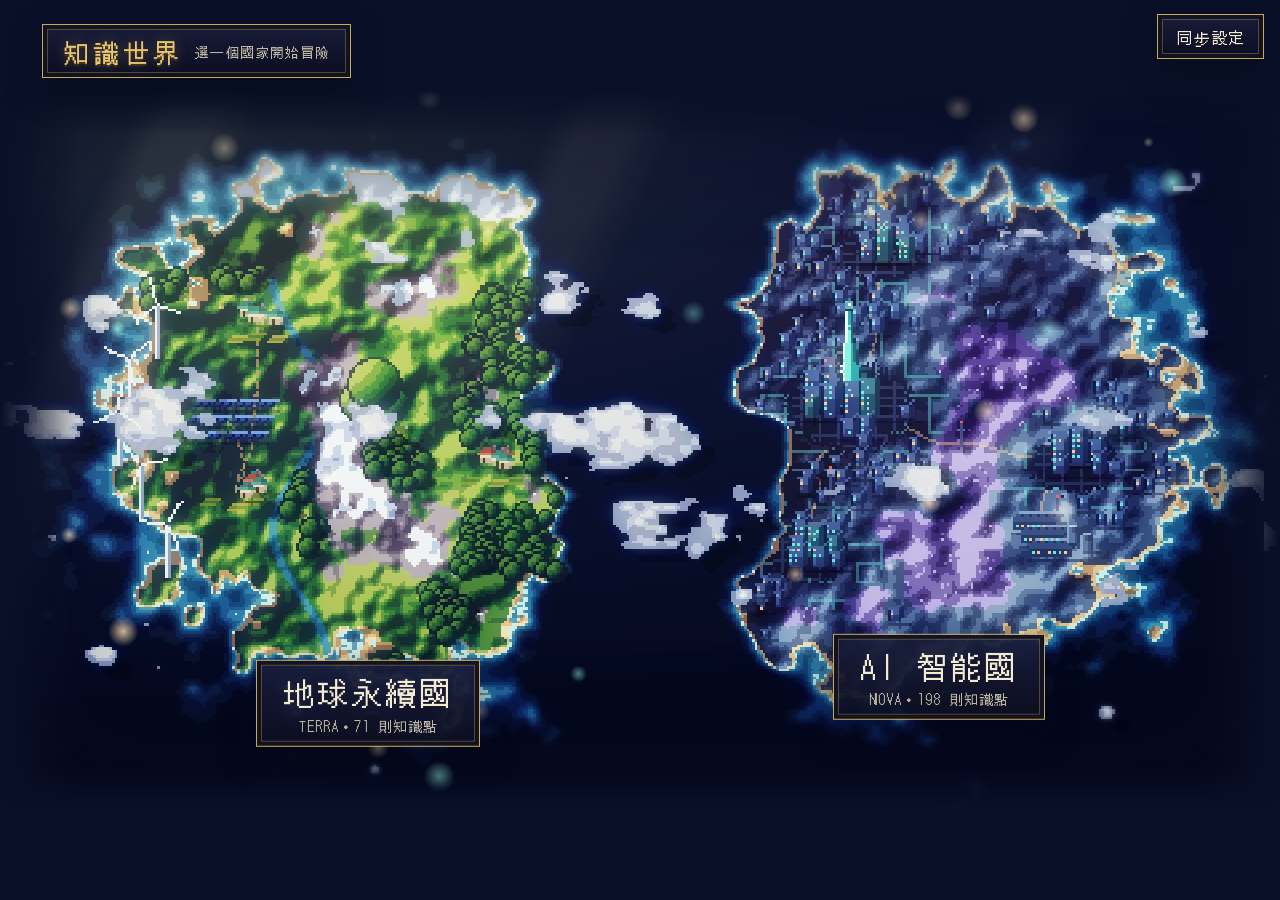
<file: index.html>
<!doctype html>
<html lang="zh-Hant">
<head>
<meta charset="utf-8">
<meta name="viewport" content="width=device-width,initial-scale=1,viewport-fit=cover">
<title>知識世界</title>
<meta name="description" content="像素冒險學習站：地球永續國學淨零碳、AI 智能國學 AI，一區一區讀筆記、做小檢查、過試煉解鎖新區域。">
<link rel="canonical" href="https://jerry08100.github.io/ai-learning/">
<link rel="manifest" href="manifest.json">
<link rel="icon" href="favicon.svg" type="image/svg+xml">
<link rel="preconnect" href="https://fonts.googleapis.com">
<link rel="stylesheet" href="https://fonts.googleapis.com/css2?family=DotGothic16&display=swap" media="print" onload="this.media='all'">
<link rel="stylesheet" href="world.css?v=119">
<style>
  /* 世界地圖：地圖蓋滿視窗不捲動，標題與國名牌浮在上面 */
  html, body { height:100%; overflow:hidden; background:#0a1028; }
  .stage { position:fixed; inset:0; display:grid; place-items:center; overflow:hidden; }
  #mapwrap { position:relative; flex:none; transition:transform .65s cubic-bezier(.6,0,.8,.4), filter .65s ease-in;
             -webkit-mask-image:linear-gradient(90deg,transparent,#000 6%,#000 94%,transparent), linear-gradient(transparent,#000 6%,#000 94%,transparent);
             -webkit-mask-composite:source-in; mask-image:linear-gradient(90deg,transparent,#000 6%,#000 94%,transparent), linear-gradient(transparent,#000 6%,#000 94%,transparent); mask-composite:intersect; }
  #cv { width:100%; height:100%; cursor:default; }
  .glow { position:absolute; inset:0; width:100%; height:100%; pointer-events:none; opacity:0; transition:opacity .25s;
          filter:drop-shadow(0 0 3px rgba(255,214,140,.9)) drop-shadow(0 0 10px rgba(255,200,120,.6)); z-index:3; }
  .glow.on { opacity:1; }
  .ctag { position:absolute; z-index:5; transform:translate(-50%,-50%); min-width:min(210px,44vw); min-height:44px; padding:12px 26px 10px; cursor:pointer;
          font-family:var(--f-pixel); color:var(--w); text-align:center; transition:transform .2s, box-shadow .2s; }
  .ctag b { display:block; font-weight:400; font-size:clamp(22px,2.4vw,34px); letter-spacing:3px; line-height:1.25; color:var(--w); }
  .ctag .pg { display:block; font-size:14px; color:var(--muted); margin-top:4px; letter-spacing:1px; white-space:nowrap; }
  .ctag.on, .ctag:hover, .ctag:focus-visible { transform:translate(-50%,-50%) translateY(-3px); box-shadow:inset 0 0 0 4px rgba(12,14,32,.9), inset 0 0 0 5px var(--gold), 0 0 26px rgba(232,200,119,.45); }
  .ctag.on b, .ctag:hover b { color:var(--y); }
  .title { position:fixed; z-index:6; left:max(16px, env(safe-area-inset-left)); top:max(14px, env(safe-area-inset-top)); padding:10px 20px 9px; }
  .title h1 { margin:0; font-family:var(--f-pixel); font-weight:400; font-size:clamp(20px,2vw,28px); letter-spacing:4px; color:var(--y);
              text-shadow:0 0 14px rgba(232,200,119,.35), 0 2px 0 #3a2a10; line-height:1.3; }
  .title p { margin:2px 0 0; font-size:14px; color:var(--muted); font-family:var(--f-pixel); letter-spacing:1px; }
  .veil { position:fixed; inset:0; z-index:9; background:#070914; opacity:0; pointer-events:none; transition:opacity .5s ease-in .15s; }
  body.going #mapwrap { transform:scale(2.6); filter:blur(1.5px) brightness(1.2); }
  body.going .veil { opacity:1; }
  body.going .ctag, body.going .title { opacity:0; transition:opacity .2s; }
  /* 同步設定（v119，使用者：系統設定放在一開始的頁面）：右上角按鈕＋原生 dialog；碼存在題庫練習同一份 ipas_quiz_progress */
  .setbtn { position:fixed; z-index:6; right:max(16px, env(safe-area-inset-right)); top:max(14px, env(safe-area-inset-top)); min-height:44px; padding:10px 18px 9px; cursor:pointer;
            font-family:var(--f-pixel); font-size:16px; letter-spacing:1px; color:var(--w); }
  .setbtn:hover, .setbtn:focus-visible { color:var(--y); }
  #setdlg { width:min(480px, calc(100vw - 32px)); padding:22px 24px; color:var(--w); font-size:16px; line-height:1.7; }
  #setdlg::backdrop { background:rgba(4,6,16,.7); }
  #setdlg h2 { margin:0 0 10px; font-family:var(--f-pixel); font-weight:400; font-size:22px; color:var(--y); letter-spacing:2px; }
  #setdlg p { margin:0 0 12px; color:var(--muted); font-size:15px; }
  #setdlg .code { margin:0 0 16px; font-size:24px; letter-spacing:1px; color:var(--w); user-select:all; }
  #setdlg label { display:block; margin-bottom:6px; }
  #setdlg input { width:100%; box-sizing:border-box; min-height:44px; padding:8px 12px; font-size:18px; background:#0b0e22; color:var(--w); border:1px solid var(--gold); }
  #setdlg .row { display:flex; gap:10px; margin-top:12px; } #setdlg .row button { flex:1; min-height:44px; cursor:pointer; font-size:17px; }
  #setdlg .lite { background:transparent; color:var(--w); border:1px solid var(--gold); font-family:var(--f-pixel); }
  #setmsg { min-height:1.7em; margin:10px 0 0; font-size:15px; }
  body.going .setbtn { opacity:0; transition:opacity .2s; }
</style>
</head>
<body>
<div class="stage">
  <div id="mapwrap">
    <canvas id="cv" aria-hidden="true"></canvas>
    <canvas class="glow" id="glow-earth" aria-hidden="true"></canvas>
    <canvas class="glow" id="glow-ai" aria-hidden="true"></canvas>
    <button class="ctag win" id="tag-earth" aria-label="進入地球永續國（淨零碳）"><b>地球永續國</b><span class="pg">TERRA</span></button>
    <button class="ctag win" id="tag-ai" aria-label="進入 AI 智能國（AI 應用規劃師）"><b>AI 智能國</b><span class="pg">NOVA</span></button>
  </div>
</div>
<header class="title win"><h1>知識世界</h1><p>選一個國家開始冒險</p></header>
<button class="setbtn win" id="setopen">同步設定</button>
<dialog id="setdlg" class="win" aria-labelledby="set-h">
  <h2 id="set-h">同步設定</h2>
  <p>手機和電腦用同一組同步碼，題庫練習與兩國地圖的進度就會跨裝置同步。</p>
  <div>這台的同步碼</div>
  <p class="code" id="setcode"></p>
  <label for="setin">換成另一台的同步碼</label>
  <p>套用後，這台題庫練習的紀錄會換成雲端那份；地圖進度則會兩邊合併。</p>
  <input id="setin" placeholder="例如 fox-river-8210" autocomplete="off" autocapitalize="off" spellcheck="false">
  <p id="setmsg" role="status"></p>
  <div class="row"><button class="pbtn" id="setapply">套用</button><button class="lite" id="setclose">關閉</button></div>
</dialog>
<script>
(() => { // 同步碼跟題庫練習共用 localStorage ipas_quiz_progress；套用時把 updatedAt 歸零，進題庫時一定採用雲端那份（同 app.js #code-set）
  const K = 'ipas_quiz_progress', $ = (s) => document.getElementById(s), dlg = $('setdlg');
  const get = () => { try { return JSON.parse(localStorage.getItem(K)); } catch { return null; } };
  const show = () => { const st = get(); $('setcode').textContent = st?.syncCode || '還沒有（進一次題庫練習會自動產生，或在下面輸入另一台的碼）'; };
  $('setopen').onclick = () => { show(); $('setmsg').textContent = ''; $('setin').value = ''; dlg.showModal(); };
  $('setclose').onclick = () => dlg.close();
  $('setapply').onclick = () => {
    const v = $('setin').value.trim().toLowerCase();
    if (!/^[a-z]+-[a-z]+-\d{2,4}$/.test(v)) { $('setmsg').textContent = '格式是「英文-英文-數字」，例如 fox-river-8210（在另一台的同步設定或題庫「設定」頁看得到完整的碼）'; return; }
    const st = get() || { v: 1, q: {}, recent: [] }; st.syncCode = v; st.updatedAt = 0; delete st.codeFresh;
    try { localStorage.setItem(K, JSON.stringify(st)); } catch { $('setmsg').textContent = '存不進這台瀏覽器（可能是無痕模式）'; return; }
    show(); $('setin').value = ''; $('setmsg').textContent = '已套用。進國家地圖或題庫練習時會自動從雲端拉進度。';
  };
})();
</script>
<div class="veil" aria-hidden="true"></div>
<script type="module" src="worldmap.js?v=119"></script>
<script>if ('serviceWorker' in navigator) navigator.serviceWorker.register('sw.js').catch(() => {});</script>
</body>
</html>
</file>
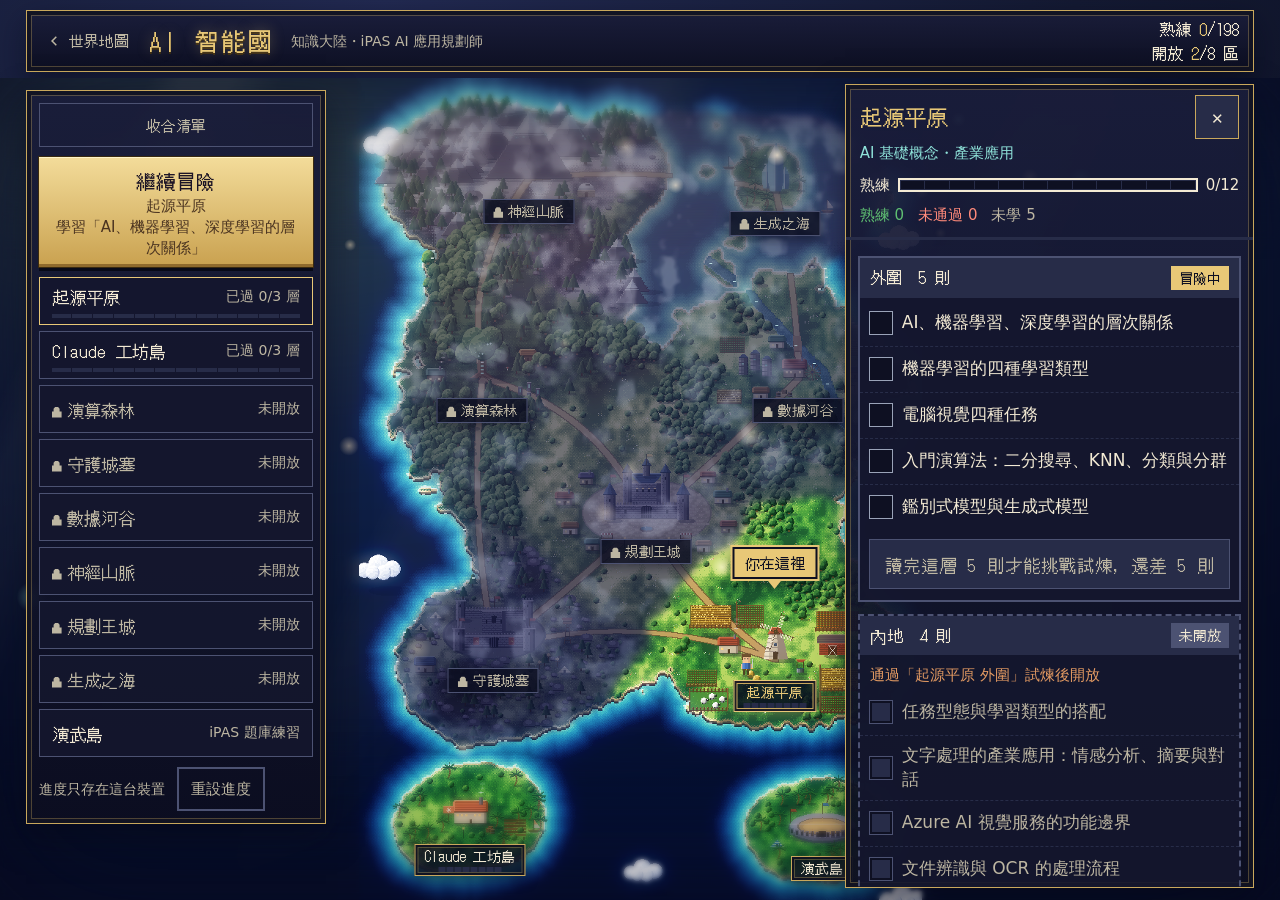
<file: ai.html>
<!doctype html>
<html lang="zh-Hant">
<head>
<meta charset="utf-8">
<meta name="viewport" content="width=device-width,initial-scale=1,viewport-fit=cover">
<title>AI 智能國・知識大陸</title>
<meta name="description" content="用像素冒險地圖一區一區學 AI 知識點：讀筆記、做小檢查、過試煉解鎖新區域。">
<link rel="canonical" href="https://jerry08100.github.io/ai-learning/ai.html">
<link rel="manifest" href="manifest.json">
<link rel="icon" href="favicon.svg" type="image/svg+xml">
<link rel="preconnect" href="https://fonts.googleapis.com">
<link rel="stylesheet" href="https://fonts.googleapis.com/css2?family=DotGothic16&display=swap" media="print" onload="this.media='all'">
<link rel="stylesheet" href="world.css?v=119">
</head>
<body data-country="ai">
<div class="app map-mode" id="app">
  <header class="win">
    <div class="brand"><a class="home" href="./"><svg width="18" height="18" viewBox="0 0 24 24" fill="currentColor" aria-hidden="true"><path d="M10.8284 12.0007L15.7782 16.9504L14.364 18.3646L8 12.0007L14.364 5.63672L15.7782 7.05093L10.8284 12.0007Z"/></svg>世界地圖</a><h1>AI 智能國</h1><div class="sub"><span>知識大陸・iPAS AI 應用規劃師</span></div></div>
    <div class="hud" id="hud"></div>
  </header>
  <main id="view"><p class="loading">載入中…</p></main>
  <aside class="sheet win" id="sheet" hidden>
    <div class="sh-head" id="sh-head"></div>
    <div class="sh-body" id="sh-body"></div>
  </aside>
</div>
<div class="toast win" id="toast" role="status"></div>
<script type="module" src="world.js?v=119"></script>
<script>if ('serviceWorker' in navigator) navigator.serviceWorker.register('sw.js').catch(() => {});</script>
</body>
</html>
</file>
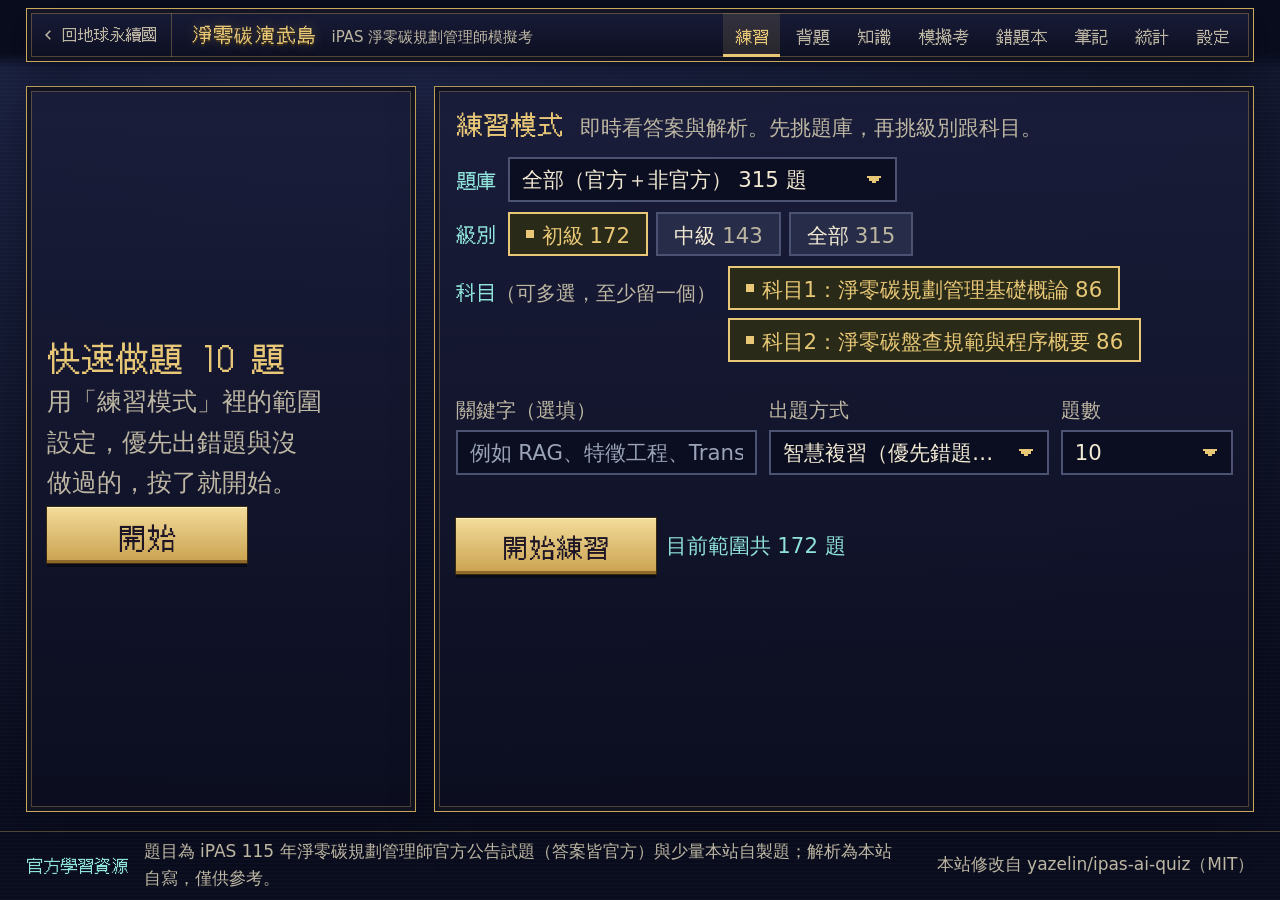
<file: earth-practice.html>
<!doctype html>
<html lang="zh-Hant" data-quiz="earth">
<head>
<meta charset="utf-8">
<meta name="viewport" content="width=device-width, initial-scale=1, viewport-fit=cover">
<title>淨零碳演武島｜iPAS 淨零碳規劃管理師模擬考</title>
<meta name="description" content="iPAS 淨零碳規劃管理師（初級・中級）線上模擬考：115 年官方公告試題（答案皆官方），練習、背題、計時模擬考、錯題本、弱點統計。">
<link rel="canonical" href="https://jerry08100.github.io/ai-learning/earth-practice.html">
<meta name="theme-color" content="#0e1022">
<!-- PWA -->
<link rel="preconnect" href="https://fonts.googleapis.com">
<link rel="preconnect" href="https://fonts.gstatic.com" crossorigin>
<link rel="stylesheet" href="https://fonts.googleapis.com/css2?family=DotGothic16&display=swap" media="print" onload="this.media='all'">
<link rel="manifest" href="manifest.json">
<link rel="icon" href="favicon.svg" type="image/svg+xml">
<link rel="icon" href="favicon.ico" sizes="32x32">
<link rel="alternate icon" href="favicon.ico">
<link rel="apple-touch-icon" href="apple-touch-icon.png">
<meta name="mobile-web-app-capable" content="yes">
<meta name="apple-mobile-web-app-capable" content="yes">
<meta name="apple-mobile-web-app-status-bar-style" content="black">
<meta name="apple-mobile-web-app-title" content="淨零碳模考">
<!-- Open Graph -->
<meta property="og:type" content="website">
<meta property="og:site_name" content="iPAS 淨零碳規劃管理師 模擬考練習">
<meta property="og:title" content="iPAS 淨零碳規劃管理師 模擬考練習">
<meta property="og:description" content="iPAS 淨零碳規劃管理師 115 年官方試題，練習、計時模擬考、錯題本。免費、免登入、可離線。">
<meta property="og:url" content="https://jerry08100.github.io/ai-learning/earth-practice.html">
<meta property="og:image" content="https://jerry08100.github.io/ai-learning/og.png">
<meta property="og:image:secure_url" content="https://jerry08100.github.io/ai-learning/og.png">
<meta property="og:image:type" content="image/png">
<meta property="og:image:width" content="1200">
<meta property="og:image:height" content="630">
<meta name="twitter:card" content="summary_large_image">
<meta name="twitter:title" content="iPAS 淨零碳規劃管理師 模擬考練習">
<meta name="twitter:description" content="iPAS 淨零碳規劃管理師官方試題，免費線上刷題。">
<meta name="twitter:image" content="https://jerry08100.github.io/ai-learning/og.png">
<style>
  /* 演武島練習頁共用樣式（practice.html／earth-practice.html）
     美術方向＝world.css 同一套「HD-2D 光影」：深墨藍半透明面板＋金色細雙框、方角、像素字只給系統介面，內容用一般字體。
     版面：頁首面板（回地圖＋標題＋分頁）→ 內容寬版（max 2200）→ 頁尾一條；
     作答畫面「題目＋選項 │ 解析」左右並排、撐滿可用高度，各欄超出時在欄內捲，整頁不捲。 */
  :root {
    color-scheme:dark;
    --k:#0e1022; --nv:#141a33; --sl:#272c48; --dgr:#4c5272; --field:#0b0e20;
    --w:#f3ead4; --muted:#bdb6a2; --gold:#c9a85c; --gold-d:rgba(201,168,92,.35); --y:#e8c877; --c:#8fe3da;
    --g:#5fbf72; --dg:#1f5a4e; --r:#c8564b; --bad:#ff8a7a; --bad-bg:#4a2030; --on-gold:#1d1526;
    --f-body:system-ui,-apple-system,"Noto Sans TC","Microsoft JhengHei",sans-serif;
    --f-pixel:"DotGothic16",var(--f-body);
    --gut:clamp(10px, 2vw, 32px);
    --gap:clamp(12px, 1.4vw, 20px);
    --pad:clamp(14px, 1.6vw, 24px);
    --win-bg:linear-gradient(180deg, rgba(26,29,58,.94), rgba(12,14,32,.95));
    --win-sh:inset 0 0 0 4px rgba(12,14,32,.9), inset 0 0 0 5px var(--gold-d), 0 12px 32px rgba(6,8,22,.5);
    --win-sh-s:inset 0 0 0 4px rgba(12,14,32,.9), inset 0 0 0 5px var(--gold-d), 0 4px 0 #080a18;
    --s:1;
    --maxw:2560px;
    --chrome:180px; /* 頁首＋頁尾＋內容上下距，app.js 依實際高度回寫 */
  }
  /* --s 由 app.js 依 min(innerWidth/1500, innerHeight/800)（下限 1）回寫，和關卡頁同一比例 */
  * { box-sizing:border-box; }
  [hidden] { display:none !important; }
  html { background:var(--k); overflow-x:clip; scrollbar-color:var(--gold) var(--k); }
  body { margin:0; font-family:var(--f-body); color:var(--w); font-size:calc(18px * var(--s)); line-height:1.6; min-height:100dvh; display:flex; flex-direction:column; overflow-x:clip; }
  body { word-break:keep-all; overflow-wrap:break-word; } textarea, input { word-break:normal; } /* v117：中文詞邊界由 app.js 插 <wbr>（segDom），全頁詞不拆兩行 */
  /* 背景：固定的深色漸層＋極淡的像素掃描線（不動、不吃效能） */
  body::before { content:""; position:fixed; inset:0; z-index:-1; pointer-events:none;
    background:repeating-linear-gradient(0deg, rgba(243,234,212,.025) 0 1px, transparent 1px 4px), radial-gradient(120% 90% at 30% 0%, #222a52 0%, var(--nv) 45%, #0a0d1e 100%); }
  a { color:var(--c); }
  button, select, input, textarea { font-family:inherit; color:var(--w); }
  :focus-visible { outline:3px solid var(--y); outline-offset:2px; }
  /* 系統介面用點陣字（標題、分頁、按鈕、題號、標籤）；題目、選項、解析、知識內文用一般字體 */
  h1, h2, .sys, .back, .tabs button, button.primary, .card button:not(.opt, .chip, .goto), .star, .qmeta b, .timer, .src-tag, .badge, .pick-lb, .grid b, .score, .tnum, .trend-lab, th, .opt::before, .opt::after, .qj, .site-footer a, #installbar, .ck, .code { font-family:var(--f-pixel); }

  /* 短文字元素：中文詞不在字中間斷行（長段落另由 app.js 的 Segmenter 處理）；缺字時用一般字體 */
  .chip, button, select, label > span, .pick-lb, .grid span, .grid small, .badge, .tbl-cap, th, td, .range-sum, .fb-res, .qmeta, .facts, .src-tag, .tabs button, .ttl p, .quick .muted, .quick .big, .set-sec h3, .stats-grid h3 { word-break:keep-all; overflow-wrap:anywhere; }
  .card button#sync-now { font-family:var(--f-body); font-weight:700; }
  /* 長文：中文詞邊界由 app.js 插 <wbr>，keep-all 讓詞不被拆開；overflow-wrap:anywhere 保底不溢出 */
  .opt .ot, .exp, .qtext, ul.wrong li, .note-item .qn, .kbody, .study-exp, .fb-res, .stats-note, h3 { word-break:keep-all; overflow-wrap:anywhere; }

  /* ---- 頁首：一條面板 ---- */
  .top { position:sticky; top:0; z-index:5; padding:8px var(--gut) 6px; background:linear-gradient(180deg, #0a0d1e 78%, rgba(10,13,30,0)); }
  .top-in { max-width:calc(var(--maxw) - 2 * var(--gut)); margin:0 auto; padding:4px 12px; display:flex; align-items:center; gap:4px 20px; flex-wrap:wrap; background:var(--win-bg); border:1px solid var(--gold); box-shadow:var(--win-sh); }
  .back { display:inline-flex; align-items:center; gap:4px; min-height:44px; padding:0 14px 0 0; font-size:calc(16px * var(--s)); color:var(--muted); text-decoration:none; white-space:nowrap; border-right:1px solid var(--gold-d); }
  .back:hover { color:var(--y); }
  .back svg { flex:none; }
  .top h1 .t-sub { font-family:var(--f-body); font-size:calc(15px * var(--s)); letter-spacing:0; margin-left:14px; color:var(--muted); text-shadow:none; white-space:nowrap; }
  .top h1 { font-size:calc(clamp(19px, 1.5vw, 25px) * var(--s)); font-weight:400; line-height:1.3; margin:0; min-width:0; flex:1 1 auto; color:var(--y); letter-spacing:2px; text-shadow:0 0 14px rgba(232,200,119,.3), 0 2px 0 #3a2a10; }
  .tabs { display:flex; gap:4px; margin-left:auto; flex-wrap:nowrap; overflow-x:auto; scrollbar-width:none; }
  .tabs::-webkit-scrollbar { display:none; }
  .tabs button { border:0; background:none; min-height:44px; padding:0 clamp(10px, .9vw, 16px); color:var(--muted); font-size:calc(17px * var(--s)); cursor:pointer; white-space:nowrap; box-shadow:inset 0 -3px 0 transparent; }
  .tabs button:hover { background:var(--sl); color:var(--w); }
  .tabs button:active { background:var(--dgr); }
  .tabs button.on { background:rgba(232,200,119,.12); color:var(--y); box-shadow:inset 0 -3px 0 var(--y); }
  @media (max-width:1180px) { .tabs { flex-basis:100%; margin-left:0; } }

  #installbar:not([hidden]) { display:flex; align-items:center; justify-content:space-between; gap:8px; max-width:calc(var(--maxw) - 2 * var(--gut)); width:calc(100% - 2 * var(--gut)); margin:0 auto 4px; padding:2px 6px 2px 14px; background:var(--win-bg); border:1px solid var(--gold); box-shadow:var(--win-sh-s); font-size:calc(17px * var(--s)); }
  #installbar button { border:0; min-height:44px; padding:0 14px; font-size:calc(17px * var(--s)); cursor:pointer; margin-left:6px; }
  #install-btn { background:linear-gradient(180deg,#f3dc9a,#c9a14f); color:var(--on-gold); box-shadow:inset 0 1px 0 #fff4c8, inset 0 -3px 0 #8f6a2c, 0 0 0 1px #3a2a10; }
  #install-btn:hover { filter:brightness(1.06); }
  #install-x { background:transparent; color:var(--muted); min-width:44px; padding:0; display:inline-grid; place-items:center; }
  #install-x:hover { color:var(--y); }

  /* ---- 內容區 ---- */
  main { flex:1 0 auto; width:100%; max-width:var(--maxw); margin:0 auto; padding:var(--gap) var(--gut); display:flex; flex-direction:column; }
  .card { background:var(--win-bg); border:1px solid var(--gold); box-shadow:var(--win-sh); padding:var(--pad); margin-bottom:var(--gap); min-width:0; }
  .card:last-child { margin-bottom:0; }
  .cards > .card { box-shadow:var(--win-sh-s); } /* 清單類頁面卡片多，用輕量陰影 */
  h2 { font-size:calc(clamp(21px, 1.4vw, 25px) * var(--s)); font-weight:400; line-height:1.3; margin:0 0 8px; color:var(--y); letter-spacing:1px; }
  h3 { font-size:calc(20px * var(--s)); line-height:1.45; margin:16px 0 8px; font-weight:700; }
  .sys, .set-sec h3, .stats-grid h3 { font-size:calc(19px * var(--s)); font-weight:400; color:var(--y); letter-spacing:1px; }
  .muted { color:var(--muted); }
  p { margin:8px 0; }
  p, li, dd, .exp, .qtext, .opt .ot, .guide, .stats-note, .hint-line { text-wrap:pretty; }
  .ttl { display:flex; align-items:baseline; gap:6px 16px; flex-wrap:wrap; margin-bottom:12px; }
  .ttl h2 { margin:0; }
  .ttl p { margin:0; font-size:calc(17px * var(--s)); }
  .ttl .act { margin-left:auto; display:flex; gap:8px; flex-wrap:wrap; }
  .ttl .act > button { margin:0 !important; }

  label { display:block; font-size:calc(17px * var(--s)); }
  select, input, textarea { width:100%; min-height:44px; padding:8px 12px; border:2px solid var(--dgr); border-radius:0; font-size:calc(17px * var(--s)); background:var(--field); color:var(--w); }
  select { appearance:none; -webkit-appearance:none; padding-right:40px; cursor:pointer; text-overflow:ellipsis;
    background:var(--field) url("data:image/svg+xml,%3Csvg xmlns='http://www.w3.org/2000/svg' viewBox='0 0 12 6' shape-rendering='crispEdges'%3E%3Cpath fill='%23e8c877' d='M0 0h12v2h-2v2H8v2H4V4H2V2H0z'/%3E%3C/svg%3E") no-repeat right 14px center / 14px 7px; }
  select:hover, input:hover, textarea:hover { border-color:var(--gold); }
  select:focus-visible, input:focus-visible, textarea:focus-visible { border-color:var(--y); outline-offset:0; }
  ::placeholder { color:#9aa3b8; opacity:1; }
  textarea { min-height:0; }
  /* 按鈕：主要＝金色像素鈕、其餘＝深色次要鈕，標籤用點陣字 */
  button.primary { background:linear-gradient(180deg,#f3dc9a,#c9a14f); color:var(--on-gold); border:0; min-height:44px; padding:2px 20px 0; font-size:calc(18px * var(--s)); cursor:pointer; letter-spacing:1px;
    box-shadow:inset 0 1px 0 #fff4c8, inset 0 -3px 0 #8f6a2c, 0 0 0 1px #3a2a10, 0 4px 0 #080a18; }
  button.primary:hover:not(:disabled) { filter:brightness(1.07); }
  button.primary:active:not(:disabled) { transform:translateY(2px); box-shadow:inset 0 1px 0 #fff4c8, inset 0 -2px 0 #8f6a2c, 0 0 0 1px #3a2a10, 0 2px 0 #080a18; }
  button.primary.alt, .card button:not(.primary, .opt, .chip, .star, .goto, .qj) { background:linear-gradient(180deg,#3a4064,#262b48); color:var(--w); border:0; min-height:44px; padding:2px 16px 0; font-size:calc(17px * var(--s)); cursor:pointer; letter-spacing:.5px; margin:8px 8px 0 0;
    box-shadow:inset 0 1px 0 #5a6190, inset 0 -3px 0 #15182c, 0 0 0 1px var(--gold-d), 0 4px 0 #080a18; }
  button.primary.alt { margin:0; }
  button.primary.alt:hover, .card button:not(.primary, .opt, .chip, .star, .goto, .qj):hover:not(:disabled) { color:var(--y); box-shadow:inset 0 1px 0 #5a6190, inset 0 -3px 0 #15182c, 0 0 0 1px var(--gold), 0 4px 0 #080a18; }
  .card button:not(.primary, .opt, .chip, .star, .goto, .qj):active:not(:disabled), button.primary.alt:active { transform:translateY(2px); box-shadow:inset 0 1px 0 #5a6190, inset 0 -2px 0 #15182c, 0 0 0 1px var(--gold-d), 0 2px 0 #080a18; }
  button.primary:disabled, .card button:disabled:not(.opt, .chip, .star, .goto, .qj) { background:var(--sl) !important; color:var(--muted) !important; box-shadow:0 0 0 1px var(--dgr) !important; cursor:default; transform:none !important; filter:none !important; }
  .nw { white-space:nowrap; }
  .sr-only { position:absolute; width:1px; height:1px; overflow:hidden; clip-path:inset(50%); white-space:nowrap; }
  .btns { display:flex; flex-wrap:wrap; gap:10px; align-items:center; margin-top:12px; }
  .btns > button { margin:0 !important; }

  .row { display:flex; justify-content:space-between; align-items:center; gap:8px 12px; flex-wrap:wrap; }
  .star { display:inline-flex; align-items:center; gap:6px; border:2px solid var(--dgr); background:var(--sl); color:var(--muted); cursor:pointer; font-size:calc(16px * var(--s)); min-height:44px; padding:2px 14px 0; }
  .star:hover { border-color:var(--gold); color:var(--w); }
  .star:active { background:var(--dgr); }
  .star.on { color:var(--y); border-color:var(--y); background:#2a2a18; }
  .ico { width:1.1em; height:1.1em; flex:none; fill:currentColor; vertical-align:-.15em; }
  .ok { color:var(--g); font-weight:700; } .bad { color:var(--bad); font-weight:700; }
  .exp { background:var(--field); border-left:4px solid var(--c); padding:10px 14px; margin:10px 0; line-height:1.75; }
  .timer { font-variant-numeric:tabular-nums; color:var(--y); font-size:calc(22px * var(--s)); letter-spacing:1px; }
  .qmeta { font-size:calc(17px * var(--s)); margin:0; }
  .qmeta b { font-weight:400; color:var(--y); font-size:calc(19px * var(--s)); }

  /* ---- 選項：左側字母徽章，作答後換成 ✓／✗ 圖示＋文字標籤，不只靠紅綠 ---- */
  #opts, .study-opts { counter-reset:opt; }
  .opt { display:flex; align-items:center; gap:12px; width:100%; text-align:left; padding:10px 14px; margin:8px 0; min-height:48px; border:2px solid var(--dgr); border-radius:0; background:var(--sl); color:var(--w); font-size:calc(18px * var(--s)); line-height:1.5; cursor:pointer; transition:background .12s, border-color .12s; }
  .opt::before { counter-increment:opt; content:counter(opt, upper-alpha); flex:none; width:28px; height:28px; display:grid; place-items:center; font-size:calc(16px * var(--s)); line-height:1; padding-top:2px; color:var(--y); border:2px solid var(--gold); background:var(--k); }
  .opt .ot { min-width:0; flex:0 1 auto; }
  .opt:hover:not(:disabled) { border-color:var(--gold); background:#303659; }
  .opt:focus:not(:focus-visible) { outline:none; }
  .opt:focus-visible { outline:3px dashed var(--c); outline-offset:3px; }
  .opt:active:not(:disabled) { background:var(--dgr); }
  .opt.correct { border-color:var(--g); background:var(--dg); }
  .opt.correct::before { content:""; border-color:var(--g); background:var(--g) url("data:image/svg+xml,%3Csvg xmlns='http://www.w3.org/2000/svg' viewBox='0 0 24 24'%3E%3Cpath fill='%230e1022' d='M9.9997 15.1709L19.1921 5.97852L20.6063 7.39273L9.9997 17.9993L3.63574 11.6354L5.04996 10.2212L9.9997 15.1709Z'/%3E%3C/svg%3E") center/22px no-repeat; }
  .opt.correct::after { content:"正解"; margin-left:auto; flex:none; font-size:calc(15px * var(--s)); color:var(--g); background:var(--k); padding:1px 8px 0; border:1px solid var(--g); }
  .opt.wrong { border-color:var(--r); background:var(--bad-bg); }
  .opt.wrong::before { content:""; border-color:var(--bad); background:var(--bad) url("data:image/svg+xml,%3Csvg xmlns='http://www.w3.org/2000/svg' viewBox='0 0 24 24'%3E%3Cpath fill='%230e1022' d='M11.9997 10.5865L16.9495 5.63672L18.3637 7.05093L13.4139 12.0007L18.3637 16.9504L16.9495 18.3646L11.9997 13.4149L7.04996 18.3646L5.63574 16.9504L10.5855 12.0007L5.63574 7.05093L7.04996 5.63672L11.9997 10.5865Z'/%3E%3C/svg%3E") center/22px no-repeat; }
  .opt.wrong::after { content:"你選的"; margin-left:auto; flex:none; font-size:calc(15px * var(--s)); color:var(--bad); background:var(--k); padding:1px 8px 0; border:1px solid var(--bad); }
  .opt.picked { border-color:var(--y); background:#2a2a18; box-shadow:inset 4px 0 0 var(--y); }
  .opt.picked::before { color:var(--k); background:var(--y); border-color:var(--y); }
  .opt.picked::after { content:"已選"; margin-left:auto; flex:none; font-size:calc(15px * var(--s)); color:var(--y); background:var(--k); padding:1px 8px 0; border:1px solid var(--y); }
  .opt:disabled { cursor:default; }
  .qfig { max-width:100%; max-height:42dvh; border:2px solid var(--gold); margin:10px 0; display:block; object-fit:contain; background:#fff; flex:none; }

  /* ---- 作答畫面：題目＋選項 │ 解析（寬螢幕左右並排、等高撐滿、各欄內捲） ---- */
  .qa { display:grid; grid-template-columns:minmax(0,1.05fr) minmax(0,1fr); gap:var(--gap); align-items:stretch; margin:0; width:100%; }
  .qa > .card { margin:0; display:flex; flex-direction:column; }
  .qtext { font-size:calc(clamp(20px, 1.35vw, 25px) * var(--s)); line-height:1.55; margin:10px 0 6px; font-weight:600; }
  .qbody { flex:1; min-height:0; display:flex; flex-direction:column; }
  .qbody > .qtext { flex:none; }
  .qbody #opts { flex:none; display:flex; flex-direction:column; margin-top:8px; }
  #opts .opt { flex:none; margin:0 0 10px; }
  #opts .opt:last-child { margin-bottom:0; }
  .fb-top { display:flex; align-items:center; justify-content:space-between; gap:8px 12px; flex-wrap:wrap; }
  .fb-top p { margin:0; }
  .fb-res { font-size:calc(19px * var(--s)); }
  .fb-res svg { margin-right:6px; }
  /* 作答前的右欄：提示、本題資訊、本組進度 */
  .pre { justify-content:flex-start; gap:4px; }
  .pre .sys { margin:12px 0 6px; }
  .pre .sys:first-child { margin-top:0; }
  .pre .hint-line { margin:0 0 4px; }
  .facts { margin:0; display:grid; grid-template-columns:auto minmax(0,1fr); gap:6px 16px; font-size:calc(17px * var(--s)); }
  .facts dt { color:var(--muted); white-space:nowrap; }
  .facts dd { margin:0; }
  .segbar { display:flex; gap:3px; flex-wrap:wrap; margin:2px 0 6px; }
  .segbar i { flex:1 1 0; min-width:10px; max-width:48px; height:10px; background:var(--sl); border:1px solid var(--dgr); }
  .segbar i.cur { background:var(--y); border-color:var(--y); } .segbar i.ok { background:var(--g); border-color:var(--g); } .segbar i.bad { background:var(--r); border-color:var(--r); }
  .note { margin-top:10px; }
  .note textarea { margin-top:4px; }
  .qa-nav { margin-top:auto; padding-top:12px; }
  .qa-nav > button { margin:0 !important; }
  /* 模擬考：左＝題目＋題號導覽，右＝選項＋上一題／下一題 */
  .qa.mock .qbody #opts { margin-top:0; }
  .qnav { margin-top:16px; padding-top:0; flex:1; }
  .qnav .sys { margin:0 0 6px; font-size:calc(17px * var(--s)); }
  .qnav-g { display:flex; flex-wrap:wrap; gap:calc(6px * var(--s)); padding:2px; align-content:flex-start; }
  .qj { min-width:calc(44px * var(--s)); min-height:calc(44px * var(--s)); padding:2px 4px 0; font-size:calc(16px * var(--s)); color:var(--muted); background:var(--sl); border:2px solid var(--dgr); cursor:pointer; }
  .qj:hover { border-color:var(--y); color:var(--w); }
  .qj.done { color:var(--w); border-color:var(--gold); background:#303659; }
  .qj.now { color:var(--k); background:var(--y); border-color:var(--y); }
  @media (min-width:1000px) {
    .qa { min-height:calc(100dvh - var(--chrome)); }
    .qa > .qa-col { max-height:calc(100dvh - var(--chrome)); overflow:auto; overscroll-behavior:contain; scrollbar-width:thin; scrollbar-color:var(--gold) transparent; }
  }
  /* 欄內捲動時，底部漸層＋字樣提示「往下還有」（app.js 切換 .more） */
  .qa-col.more::after { content:"往下還有內容 ↓"; position:sticky; bottom:0; flex:none; align-self:stretch; height:calc(48px * var(--s)); margin-top:calc(-48px * var(--s)); display:flex; align-items:flex-end; justify-content:center; padding-bottom:2px; pointer-events:none; font-size:calc(15px * var(--s)); color:var(--y); background:linear-gradient(transparent, rgba(12,14,32,.97) 70%); }
  @media (max-width:999px) {
    .qa { grid-template-columns:minmax(0,1fr); margin:0; }
    #fb.pre, .qnav { display:none; }
    .qbody #opts { margin-top:8px; } #opts .opt { max-height:none; flex:none; margin:8px 0; }
  }

  /* ---- 首頁：快速做題 │ 範圍與練習設定（撐滿可用高度、超過上限就垂直置中） ---- */
  .home-grid { display:grid; grid-template-columns:minmax(0,1fr) minmax(0,2.1fr); gap:var(--gap); align-items:stretch; margin:0; width:100%; }
  .home-grid > .col { display:flex; flex-direction:column; gap:var(--gap); min-width:0; }
  .home-grid > .col > .card { margin:0; }
  .home-grid > .col > .card:last-child { flex:1; }
  .home-grid .practice { display:flex; flex-direction:column; justify-content:flex-start; gap:clamp(14px, 3.5dvh, 40px); }
  .quick { display:flex; flex-direction:column; justify-content:flex-start; }
  .quick .big { font-family:var(--f-pixel); font-size:calc(clamp(24px, 1.8vw, 30px) * var(--s)); font-weight:400; color:var(--y); margin:0 0 4px; line-height:1.3; }
  .quick button.primary, #pr-start { min-height:56px; min-width:200px; padding:2px 28px 0; font-size:calc(21px * var(--s)); }
  .quick button.primary { margin-top:4px; align-self:flex-start; }
  .quick .muted { margin-bottom:12px; }
  .home-grid > .col > .quick:only-child { justify-content:center; } /* v117：沒有觀念卡（永續國）時快速做題卡獨佔整欄，內容置中、由 app.js 放大，不只擠在頂端 */
  .form-row { display:grid; grid-template-columns:minmax(0,1.4fr) minmax(0,1.3fr) minmax(0,.8fr); gap:12px; }
  .form-row label > span, .mk-row label > span { display:block; font-size:calc(16px * var(--s)); color:var(--muted); margin-bottom:4px; }
  @media (min-width:1100px) { .home-grid { min-height:calc(100dvh - var(--chrome)); } }
  @media (min-width:1100px) and (min-height:1000px) { .home-grid .practice { justify-content:space-between; } } /* v117：2560 等高螢幕，練習卡三組平均分布，不全擠在上半 */
  @media (max-width:1100px) { .home-grid { grid-template-columns:minmax(0,1fr); margin:0; } .home-grid > .col > .card:last-child { flex:none; } }
  @media (max-width:640px) { .form-row { grid-template-columns:minmax(0,1fr); } }

  /* 範圍選單：題庫(select) → 級別(chip 單選) → 科目(chip 多選)，標籤與控制項同列 */
  .pick-grid { display:flex; flex-wrap:wrap; gap:10px 24px; align-items:center; }
  .pk { display:flex; align-items:center; gap:8px 12px; min-width:0; flex-wrap:wrap; margin:0; }
  .pk.wide { flex-basis:100%; align-items:flex-start; }
  .pk.wide .pick-lb { padding-top:10px; }
  .pick-lb { font-size:calc(16px * var(--s)); color:var(--c); white-space:nowrap; }
  .pick-lb .muted { font-family:var(--f-body); }
  .pk select { width:auto; max-width:min(100%, 420px); }
  .chip-row { display:flex; flex-wrap:wrap; gap:8px; min-width:0; flex:1 1 0; }
  .chip { display:inline-flex; align-items:center; background:var(--sl); border:2px solid var(--dgr); border-radius:0; min-height:44px; padding:2px 16px 0; font-size:calc(17px * var(--s)); line-height:1.3; cursor:pointer; color:var(--w); }
  .chip b { color:var(--muted); font-weight:400; font-variant-numeric:tabular-nums; margin-left:6px; }
  .chip:hover:not(:disabled) { border-color:var(--y); }
  .chip:active:not(:disabled) { background:var(--dgr); }
  .chip.on { border-color:var(--y); background:#2a2a18; color:var(--y); }
  .chip.on::before { content:""; width:8px; height:8px; background:var(--y); margin:0 8px 2px 0; flex:none; }
  .chip.on b { color:var(--y); }
  .chip:disabled { opacity:.5; cursor:default; }
  .range-sum { margin:0; font-size:calc(17px * var(--s)); color:var(--c); }

  /* ---- 清單類頁面：卡片多欄 ---- */
  .cards { display:grid; grid-template-columns:repeat(auto-fill, minmax(min(100%, 520px), 1fr)); gap:var(--gap); align-items:start; }
  .cards > .card { margin:0; }
  .cards > .full { grid-column:1 / -1; }
  .cards h3 { margin-top:6px; }
  main > .card + .cards, main > .card + .cards + #study-more { margin-top:var(--gap); }
  main > .card:has(+ .cards) { margin-bottom:0; }
  #study-more:not(:empty) { margin-top:var(--gap); }

  /* 背題模式／整份檢討：選項唯讀，正解沿用 .opt.correct 的綠底＋✓ */
  .study-opts .opt { cursor:default; min-height:0; padding:8px 12px; margin:6px 0; }
  .study-opts .opt:hover { border-color:var(--dgr); background:var(--sl); }
  .study-opts .opt.correct:hover { border-color:var(--g); background:var(--dg); }
  .study-opts .opt.wrong:hover { border-color:var(--r); background:var(--bad-bg); }
  .study-exp { margin-top:10px; }
  .study-exp summary, .kext > summary { cursor:pointer; color:var(--c); font-size:calc(17px * var(--s)); min-height:44px; display:flex; align-items:center; }
  .study-exp summary:hover, .kext > summary:hover { color:var(--y); }
  .study-exp .exp { margin-top:4px; }
  .study-toggle { display:inline-flex; align-items:center; gap:8px; margin:0; min-height:44px; font-size:calc(17px * var(--s)); cursor:pointer; }
  .study-toggle input { width:22px; height:22px; min-height:0; margin:0; accent-color:var(--y); }
  .study-bar { display:flex; flex-wrap:wrap; align-items:center; gap:8px 24px; margin-top:10px; }

  .guide { font-size:calc(17px * var(--s)); color:var(--muted); background:var(--field); border-left:4px solid var(--dgr); padding:8px 12px; margin:10px 0; }
  .guide a { white-space:nowrap; }

  /* 知識延伸：題卡下方的摺疊區塊 + 知識庫分頁 */
  .kext { margin-top:10px; border:2px solid var(--dgr); background:var(--nv); }
  .kext[open] { border-color:var(--gold-d); }
  .kext > summary { padding:0 14px; }
  .kext .kbody { padding:0 14px 10px; }
  .kbody p { margin:8px 0; line-height:1.75; }
  .kbody .ksum { font-weight:700; color:var(--w); }
  .kbody .kpit { margin:8px 0; padding-left:22px; color:var(--w); }
  .kbody .kpit li { margin:4px 0; line-height:1.7; }
  .kterms { margin:8px 0; line-height:1.7; } .kterms dt { font-weight:700; display:inline; color:var(--c); } .kterms dt::after { content:'：'; } .kterms dd { display:inline; margin:0; } .kterms dd::after { content:''; display:block; margin-bottom:4px; }
  .kbody .krefs { font-size:calc(17px * var(--s)); color:var(--muted); margin-top:10px; }
  .kfilter { display:flex; flex-wrap:wrap; gap:10px 16px; align-items:center; }
  .kfilter .chips { display:flex; gap:8px; flex-wrap:wrap; }
  .ksel { display:flex; align-items:center; gap:8px; font-size:calc(16px * var(--s)); color:var(--c); }
  .ksel select, .ksel input { width:auto; min-width:min(260px, 60vw); max-width:100%; }
  .kfilter #k-count { margin:0 0 0 auto; align-self:center; font-size:calc(17px * var(--s)); }
  .src-tag { display:inline-block; font-size:calc(14px * var(--s)); line-height:1.4; padding:1px 8px 0; background:var(--k); color:var(--c); border:1px solid var(--c); vertical-align:1px; }

  /* ---- 頁尾：一條 ---- */
  .site-footer { width:100%; max-width:var(--maxw); margin:0 auto; padding:6px var(--gut) calc(8px + env(safe-area-inset-bottom)); display:flex; flex-wrap:wrap; align-items:center; gap:0 16px; border-top:1px solid var(--gold-d); }
  .site-footer a { font-size:calc(17px * var(--s)); text-decoration:none; display:inline-flex; align-items:center; min-height:44px; white-space:nowrap; }
  .site-footer a:hover { text-decoration:underline; color:var(--y); }
  .site-footer p { margin:0; font-size:calc(17px * var(--s)); color:var(--muted); }
  .site-footer #banner { flex:1 1 480px; }

  /* ---- 今日觀念卡 ---- */
  .concept-card { border-color:var(--c); box-shadow:inset 0 0 0 4px rgba(12,14,32,.9), inset 0 0 0 5px rgba(143,227,218,.3), 0 12px 32px rgba(6,8,22,.5); }
  .concept-card .ck { font-size:calc(16px * var(--s)); color:var(--c); }
  .concept-card h3 { margin:6px 0 6px; }
  .concept-card p { margin:0; line-height:1.75; }
  @media (max-height:760px) and (min-width:900px) { .concept-card h3 { margin:2px 0 4px; } .concept-card p { line-height:1.6; } .concept-card .cc-body:not(.open) { display:-webkit-box; -webkit-line-clamp:5; -webkit-box-orient:vertical; overflow:hidden; } }  /* 驗收第 1 輪：內容較長的觀念那天在電腦矮視窗不超出首屏，全文用右上角「看全文」 */
  .concept-card .ck { display:flex; justify-content:space-between; align-items:center; gap:8px; }
  .cc-more { flex:none; min-height:28px; padding:0 12px; background:transparent; color:var(--c); border:1px solid var(--c); font:inherit; font-size:calc(15px * var(--s)); cursor:pointer; } .cc-more:hover, .cc-more:focus-visible { background:rgba(143,227,218,.12); outline:2px solid var(--c); outline-offset:2px; }

  /* ---- 錯題本、筆記 ---- */
  ul.wrong { list-style:none; padding:0; margin:12px 0 0; display:grid; grid-template-columns:repeat(auto-fill, minmax(min(100%, 520px), 1fr)); gap:10px var(--gap); }
  ul.wrong li { margin:0; padding:10px 14px; background:var(--nv); border:2px solid var(--sl); border-left:4px solid var(--r); }
  ul.wrong li .muted { display:block; font-size:calc(17px * var(--s)); margin-top:2px; }
  .note-list { display:grid; grid-template-columns:repeat(auto-fill, minmax(min(100%, 520px), 1fr)); gap:var(--gap); margin-top:12px; }
  .note-item { border:2px solid var(--sl); padding:12px 14px; background:var(--nv); }
  .note-item .qn { font-size:calc(18px * var(--s)); margin:6px 0; }
  .note-item .goto { background:var(--sl); border:2px solid var(--dgr); min-height:44px; padding:2px 14px 0; font-size:calc(17px * var(--s)); cursor:pointer; white-space:nowrap; font-family:var(--f-pixel); }
  .note-item .goto:hover { border-color:var(--y); color:var(--y); }
  .note-edit { margin-top:4px; }

  /* ---- 統計 ---- */
  .card.stats { display:flex; flex-direction:column; }
  .stats-grid { flex:1; min-height:0; display:grid; grid-template-columns:minmax(0,1fr) minmax(0,1fr) minmax(0,1.15fr); gap:var(--gap) calc(var(--gap) * 1.5); align-items:stretch; }
  .stats-grid > div { display:flex; flex-direction:column; min-width:0; min-height:0; }
  .stats-grid h2 { margin-bottom:12px; }
  .stats-grid h3:first-child { margin-top:0; line-height:1.3; margin-bottom:12px; }
  .grid { flex:none; align-content:start; display:grid; grid-template-columns:repeat(2,minmax(0,1fr)); gap:8px; text-align:center; margin:0 0 8px; }
  .grid div { background:var(--nv); border:2px solid var(--sl); padding:10px 6px; display:flex; flex-direction:column; justify-content:center; }
  .grid b { display:block; font-size:calc(clamp(26px, 2vw, 34px) * var(--s)); font-weight:400; line-height:1.2; color:var(--y); }
  .grid span { font-size:calc(16px * var(--s)); color:var(--w); line-height:1.4; display:block; white-space:nowrap; }
  .grid small { display:block; font-size:calc(15px * var(--s)); color:#d6cfba; line-height:1.4; white-space:nowrap; }
  .stats-note { font-size:calc(17px * var(--s)); color:#d6cfba; }
  .tbl-box { position:relative; flex:none; display:flex; flex-direction:column; }
  .tbl-wrap { flex:none; max-height:max(220px, calc(100dvh - var(--chrome) - 160px)); overflow:auto; border:2px solid var(--sl); scrollbar-width:thin; scrollbar-color:var(--gold) var(--k); }
  .tbl-fade { position:absolute; left:2px; right:14px; bottom:2px; height:44px; background:linear-gradient(transparent, rgba(12,14,32,.96)); pointer-events:none; display:none; align-items:flex-end; justify-content:center; padding-bottom:4px; }
  .tbl-box.more .tbl-fade { display:flex; }
  .tbl-hint { display:none; } .tbl-box.scrolls .tbl-hint { display:inline; }
  .tbl-cap { margin:0 0 6px; font-size:calc(16px * var(--s)); color:var(--muted); }
  table { width:100%; border-collapse:collapse; }
  th, td { text-align:left; padding:7px 12px; border-bottom:1px solid var(--sl); font-size:calc(17px * var(--s)); }
  tbody tr:hover { background:rgba(232,200,119,.07); }
  th { position:sticky; top:0; background:var(--sl); color:var(--y); font-weight:400; }
  td:nth-child(n+2), th:nth-child(n+2) { text-align:right; white-space:nowrap; font-variant-numeric:tabular-nums; }
  .badges { display:flex; flex-wrap:wrap; gap:8px; margin:6px 0 4px; }
  .badge { font-size:calc(16px * var(--s)); line-height:1.4; padding:4px 12px 2px; background:#10241f; color:var(--g); border:1px solid var(--g); }
  .badge.on::before { content:""; display:inline-block; width:12px; height:12px; margin:0 6px 1px 0; vertical-align:middle; background:var(--y) url("data:image/svg+xml,%3Csvg xmlns='http://www.w3.org/2000/svg' viewBox='0 0 24 24'%3E%3Cpath fill='%230e1022' d='M9.9997 15.1709L19.1921 5.97852L20.6063 7.39273L9.9997 17.9993L3.63574 11.6354L5.04996 10.2212L9.9997 15.1709Z'/%3E%3C/svg%3E") center/12px no-repeat; }
  .badge { display:inline-flex; align-items:center; }
  .badge.on { background:#2a2414; color:var(--y); border-color:var(--y); box-shadow:0 0 10px rgba(232,200,119,.25), inset 0 0 0 1px rgba(232,200,119,.25); }
  .badge.lock { background:#0c0f20; color:#c3c7dc; border:1px dashed #8a90b4; }
  .badge .lk { width:14px; height:14px; margin:0 6px 2px 0; flex:none; fill:currentColor; shape-rendering:crispEdges; }
  /* 最近 14 天：有底線與格線，沒資料時顯示說明，不會像沒載入 */
  .trend-box { position:relative; flex:1; min-height:130px; display:flex; flex-direction:column; margin:6px 0 4px; }
  .trend { flex:1; min-height:100px; display:grid; grid-template-columns:repeat(14,minmax(0,1fr)); gap:4px; padding:20px 4px 0; border-bottom:2px solid var(--gold); border-left:2px solid var(--gold-d);
    background:repeating-linear-gradient(to top, transparent 0 calc(25% - 1px), rgba(201,168,92,.2) calc(25% - 1px) 25%); }
  .tcol { position:relative; display:flex; align-items:flex-end; min-height:0; }
  .tnum { position:absolute; left:0; right:0; text-align:center; bottom:calc(var(--p) * 1% + 3px); font-size:calc(14px * var(--s)); color:var(--w); font-variant-numeric:tabular-nums; line-height:1; }
  .trend .bar { width:100%; height:calc(var(--p) * 1%); background:var(--y); box-shadow:inset 0 -3px 0 #8f6a2c; min-height:3px; }
  .tcol.zero .bar { background:var(--dgr); box-shadow:none; min-height:2px; height:2px; }
  .trend-empty { position:absolute; left:50%; top:calc(50% - 10px); transform:translate(-50%,-50%); width:max-content; max-width:calc(100% - 24px); margin:0; padding:8px 14px; text-align:center; font-size:calc(17px * var(--s)); color:var(--w); background:rgba(12,14,32,.97); border:1px solid var(--gold-d); }
  .trend-lab { display:flex; justify-content:space-between; font-size:calc(14px * var(--s)); color:var(--muted); margin-top:4px; }
  @media (max-width:1300px) { .stats-grid { grid-template-columns:repeat(2,minmax(0,1fr)); } .stats-grid > :last-child { grid-column:1 / -1; } .tbl-box { flex:none; } .tbl-wrap { max-height:420px; flex:none; } }
  @media (max-width:760px) { .stats-grid { grid-template-columns:minmax(0,1fr); } .grid { flex:none; } .trend-box { flex:none; height:170px; } }
  @media (min-width:1301px) { .card.stats { min-height:calc(100dvh - var(--chrome)); } }

  /* ---- 設定：三欄 ---- */
  .set-grid { display:grid; grid-template-columns:repeat(3,minmax(0,1fr)); gap:var(--gap) calc(var(--gap) * 1.5); align-items:start; }
  .set-sec { min-width:0; }
  .set-sec h3:first-child { margin-top:0; }
  .set-sec p { font-size:calc(17px * var(--s)); }
  .set-sec label input { margin-top:4px; }
  .code { font-size:calc(22px * var(--s)); background:var(--field); border:2px solid var(--dgr); color:var(--y); padding:10px; text-align:center; letter-spacing:1px; margin:8px 0; overflow-wrap:anywhere; }
  h3.danger, button.danger { color:var(--bad) !important; }
  button.danger { background:var(--nv) !important; box-shadow:0 0 0 2px var(--r), 0 4px 0 #080a18 !important; }
  button.danger:hover { background:var(--bad-bg) !important; }
  @media (max-width:1200px) { .set-grid { grid-template-columns:repeat(2,minmax(0,1fr)); } }
  @media (max-width:700px) { .set-grid { grid-template-columns:minmax(0,1fr); } }

  /* ---- 結果卡 ---- */
  .result { display:flex; flex-wrap:wrap; align-items:center; gap:8px 32px; }
  .result h2 { margin:0; }
  .score { font-size:calc(clamp(44px, 4vw, 64px) * var(--s)); color:var(--y); margin:0; line-height:1.1; text-shadow:0 0 14px rgba(232,200,119,.3), 0 3px 0 #3a2a10; }
  .result .btns { margin-top:0; margin-left:auto; }

  /* 模擬考設定：一列 */
  .mk-row { display:grid; grid-template-columns:minmax(0,2.2fr) minmax(140px,.6fr) auto; gap:12px; align-items:end; }
  @media (max-width:700px) { .mk-row { grid-template-columns:minmax(0,1fr); } }

  /* 矮視窗：收間距 */
  @media (max-height:760px) {
    :root { --gap:12px; --pad:16px; }
    h3 { margin:12px 0 6px; }
    #opts .opt, .opt { padding:8px 12px; }
    .qtext { margin:8px 0 4px; }
  }
  @media (max-width:640px) {
    .top { position:static; padding:4px var(--gut) 2px; }
    .top-in { gap:0 8px; padding:0 6px; }
    .top h1 .t-sub { display:none; }
    .top h1 { order:2; flex:1 1 0; font-size:15px; letter-spacing:0; white-space:nowrap; overflow:hidden; text-overflow:ellipsis; }
    .back { border-right:0; order:1; padding-right:0; }
    .tabs { order:3; flex-basis:100%; margin:0; padding:0; gap:2px; overflow-x:auto; }
    .tabs:not(.end) { -webkit-mask-image:linear-gradient(90deg,#000 calc(100% - 28px),transparent); mask-image:linear-gradient(90deg,#000 calc(100% - 28px),transparent); }
    .tabs button { flex:none; padding:0 14px; font-size:16px; }
    .guide a { display:inline-flex; align-items:center; min-height:44px; }
    .pk, .pk.wide { flex-direction:column; align-items:stretch; gap:6px; }
    .pk.wide .pick-lb { padding-top:0; }
    .pk select { width:100%; max-width:none; }
    .chip { font-size:15px; padding:2px 12px 0; }
    .chip-row { flex:1 1 auto; }
    .site-footer #banner { flex-basis:100%; }
    .opt::after { display:none !important; } /* 手機寬度不夠放標籤，圖示＋顏色仍在 */
  }
  @media (min-width:1700px) { .opt { padding:calc(10px * var(--s)) calc(14px * var(--s)); } .opt::before { width:calc(28px * var(--s)); height:calc(28px * var(--s)); } }
  @media (prefers-reduced-motion: reduce) { .opt { transition:none; } }
</style>
</head>
<body>
  <header class="top"><div class="top-in">
    <a class="back" href="earth.html"><svg width="18" height="18" viewBox="0 0 24 24" fill="currentColor" aria-hidden="true"><path d="M10.8284 12.0007L15.7782 16.9504L14.364 18.3646L8 12.0007L14.364 5.63672L15.7782 7.05093L10.8284 12.0007Z"/></svg>回地球永續國</a>
    <h1 id="title"><span class="t-main">淨零碳演武島</span><span class="t-sub">iPAS 淨零碳規劃管理師模擬考</span></h1>
    <nav class="tabs" aria-label="分頁">
      <button data-v="home" class="on">練習</button>
      <button data-v="study">背題</button>
      <button data-v="knowledge">知識</button>
      <button data-v="mock">模擬考</button>
      <button data-v="wrong">錯題本</button>
      <button data-v="notes">筆記</button>
      <button data-v="stats">統計</button>
      <button data-v="settings">設定</button>
    </nav>
  </div></header>
  <div id="installbar" hidden>
    <span>把模考裝成 App，離線也能刷</span>
    <span><button id="install-btn">安裝</button><button id="install-x" aria-label="關閉"><svg width="20" height="20" viewBox="0 0 24 24" fill="currentColor" aria-hidden="true"><path d="M11.9997 10.5865L16.9495 5.63672L18.3637 7.05093L13.4139 12.0007L18.3637 16.9504L16.9495 18.3646L11.9997 13.4149L7.04996 18.3646L5.63574 16.9504L10.5855 12.0007L5.63574 7.05093L7.04996 5.63672L11.9997 10.5865Z"/></svg></button></span>
  </div>
  <main id="view"></main>
  <footer class="site-footer">
    <a href="https://www.ipas.org.tw/certification/NZ/learning-resources" target="_blank" rel="noopener">官方學習資源</a>
    <p id="banner">題目為 iPAS 淨零碳規劃管理師官方公告試題（答案皆官方）與少量本站自製題；解析為本站自寫，僅供參考。</p>
    <p>本站修改自 yazelin/ipas-ai-quiz（MIT）</p>
  </footer>
  <script type="module" src="app.js?v=119"></script>
  <script>if ('serviceWorker' in navigator) navigator.serviceWorker.register('sw.js').catch(() => {});</script>
</body>
</html>
</file>
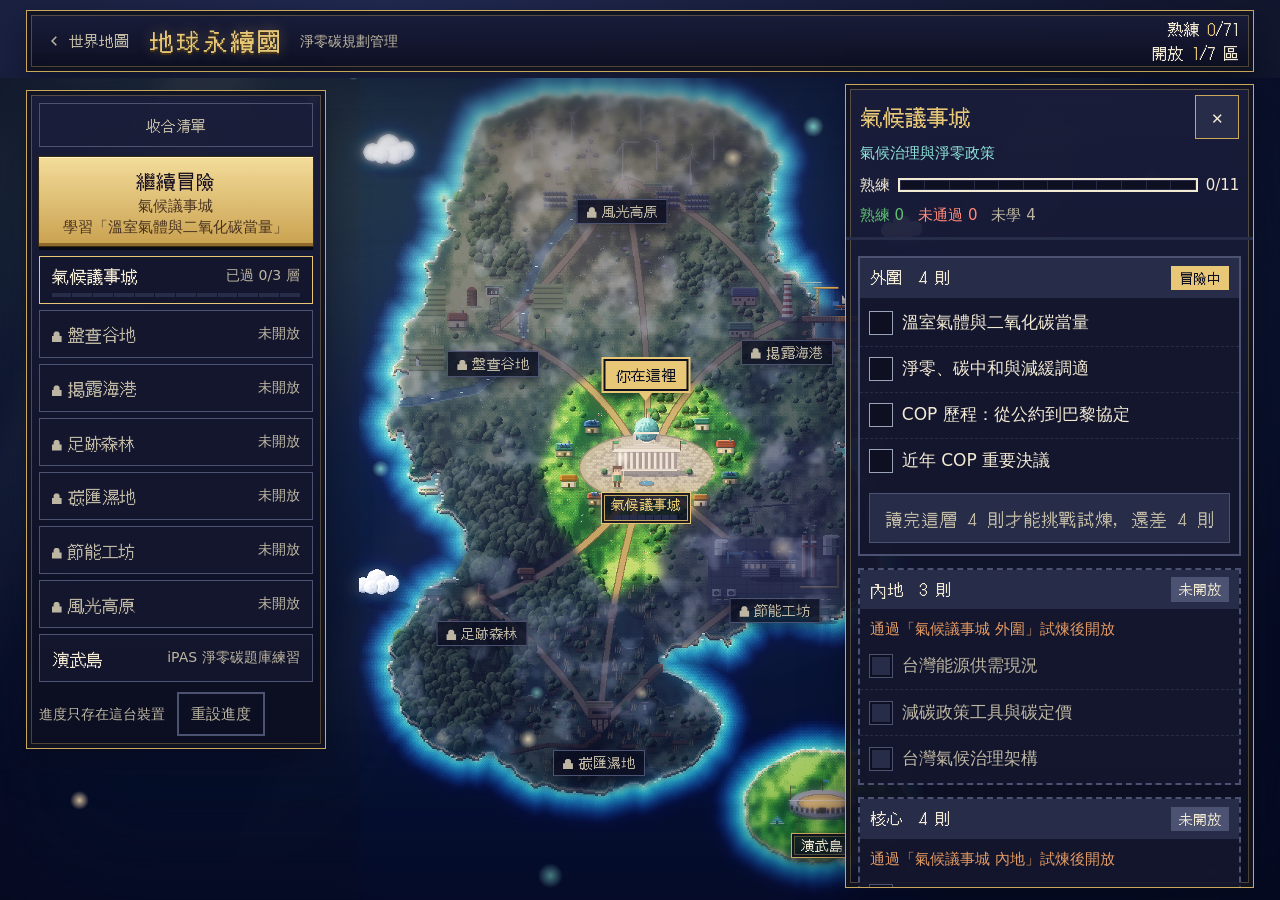
<file: earth.html>
<!doctype html>
<html lang="zh-Hant">
<head>
<meta charset="utf-8">
<meta name="viewport" content="width=device-width,initial-scale=1,viewport-fit=cover">
<title>地球永續國</title>
<meta name="description" content="用像素冒險地圖一區一區學淨零碳知識：氣候治理、碳盤查、碳足跡、節能、綠電與碳權。">
<link rel="canonical" href="https://jerry08100.github.io/ai-learning/earth.html">
<link rel="manifest" href="manifest.json">
<link rel="icon" href="favicon.svg" type="image/svg+xml">
<link rel="preconnect" href="https://fonts.googleapis.com">
<link rel="stylesheet" href="https://fonts.googleapis.com/css2?family=DotGothic16&display=swap" media="print" onload="this.media='all'">
<link rel="stylesheet" href="world.css?v=119">
</head>
<body data-country="earth">
<div class="app map-mode" id="app">
  <header class="win">
    <div class="brand"><a class="home" href="./"><svg width="18" height="18" viewBox="0 0 24 24" fill="currentColor" aria-hidden="true"><path d="M10.8284 12.0007L15.7782 16.9504L14.364 18.3646L8 12.0007L14.364 5.63672L15.7782 7.05093L10.8284 12.0007Z"/></svg>世界地圖</a><h1>地球永續國</h1><div class="sub"><span>淨零碳規劃管理</span></div></div>
    <div class="hud" id="hud"></div>
  </header>
  <main id="view"><p class="loading">載入中…</p></main>
  <aside class="sheet win" id="sheet" hidden>
    <div class="sh-head" id="sh-head"></div>
    <div class="sh-body" id="sh-body"></div>
  </aside>
</div>
<div class="toast win" id="toast" role="status"></div>
<script type="module" src="world.js?v=119"></script>
<script>if ('serviceWorker' in navigator) navigator.serviceWorker.register('sw.js').catch(() => {});</script>
</body>
</html>
</file>
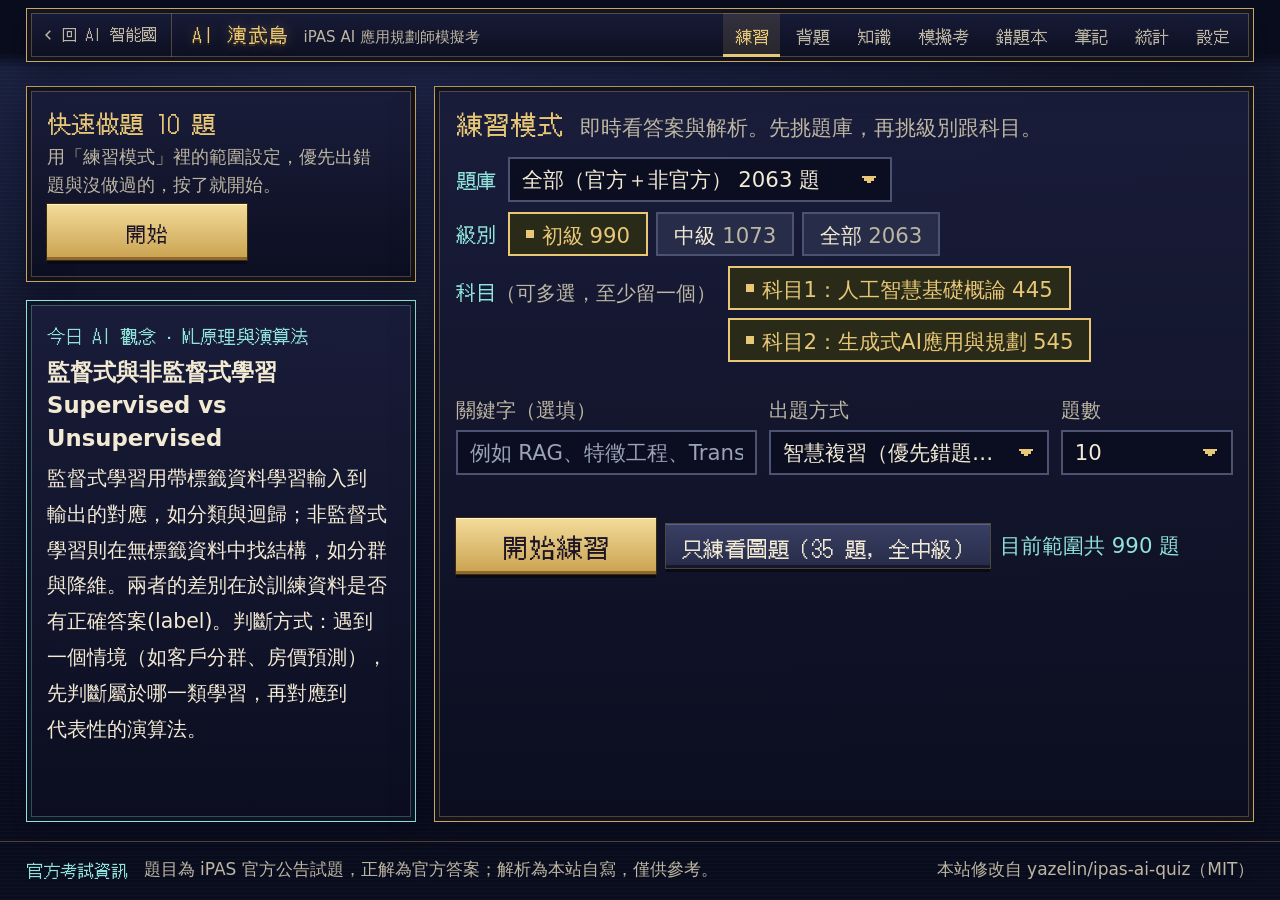
<file: practice.html>
<!doctype html>
<html lang="zh-Hant">
<head>
<meta charset="utf-8">
<meta name="viewport" content="width=device-width, initial-scale=1, viewport-fit=cover">
<title>AI 演武島｜iPAS AI 應用規劃師模擬考</title>
<meta name="description" content="iPAS AI 應用規劃師（初級・中級）線上模擬考。790 題官方試題（歷屆公告 611 + 學習指引範例 179，皆官方答案），含練習/計時模擬考/錯題本（間隔重複）/弱點統計/筆記，免費、免登入、可離線。">
<link rel="canonical" href="https://jerry08100.github.io/ai-learning/practice.html">
<meta name="theme-color" content="#0e1022">
<!-- PWA -->
<link rel="preconnect" href="https://fonts.googleapis.com">
<link rel="preconnect" href="https://fonts.gstatic.com" crossorigin>
<link rel="stylesheet" href="https://fonts.googleapis.com/css2?family=DotGothic16&display=swap" media="print" onload="this.media='all'">
<link rel="manifest" href="manifest.json">
<link rel="icon" href="favicon.svg" type="image/svg+xml">
<link rel="icon" href="favicon.ico" sizes="32x32">
<link rel="alternate icon" href="favicon.ico">
<link rel="apple-touch-icon" href="apple-touch-icon.png">
<meta name="mobile-web-app-capable" content="yes">
<meta name="apple-mobile-web-app-capable" content="yes">
<meta name="apple-mobile-web-app-status-bar-style" content="black">
<meta name="apple-mobile-web-app-title" content="iPAS 模考">
<!-- Open Graph -->
<meta property="og:type" content="website">
<meta property="og:site_name" content="iPAS AI 應用規劃師 模擬考練習">
<meta property="og:title" content="iPAS AI 應用規劃師 模擬考練習">
<meta property="og:description" content="790 題官方試題（歷屆+學習指引範例），練習/計時模擬考/錯題本/弱點統計。免費、免登入、可離線、可裝到手機。">
<meta property="og:url" content="https://jerry08100.github.io/ai-learning/practice.html">
<meta property="og:image" content="https://jerry08100.github.io/ai-learning/og.png">
<meta property="og:image:secure_url" content="https://jerry08100.github.io/ai-learning/og.png">
<meta property="og:image:type" content="image/png">
<meta property="og:image:width" content="1200">
<meta property="og:image:height" content="630">
<meta name="twitter:card" content="summary_large_image">
<meta name="twitter:title" content="iPAS AI 應用規劃師 模擬考練習">
<meta name="twitter:description" content="790 題官方試題，免費線上刷題。">
<meta name="twitter:image" content="https://jerry08100.github.io/ai-learning/og.png">
<style>
  /* 演武島練習頁共用樣式（practice.html／earth-practice.html）
     美術方向＝world.css 同一套「HD-2D 光影」：深墨藍半透明面板＋金色細雙框、方角、像素字只給系統介面，內容用一般字體。
     版面：頁首面板（回地圖＋標題＋分頁）→ 內容寬版（max 2200）→ 頁尾一條；
     作答畫面「題目＋選項 │ 解析」左右並排、撐滿可用高度，各欄超出時在欄內捲，整頁不捲。 */
  :root {
    color-scheme:dark;
    --k:#0e1022; --nv:#141a33; --sl:#272c48; --dgr:#4c5272; --field:#0b0e20;
    --w:#f3ead4; --muted:#bdb6a2; --gold:#c9a85c; --gold-d:rgba(201,168,92,.35); --y:#e8c877; --c:#8fe3da;
    --g:#5fbf72; --dg:#1f5a4e; --r:#c8564b; --bad:#ff8a7a; --bad-bg:#4a2030; --on-gold:#1d1526;
    --f-body:system-ui,-apple-system,"Noto Sans TC","Microsoft JhengHei",sans-serif;
    --f-pixel:"DotGothic16",var(--f-body);
    --gut:clamp(10px, 2vw, 32px);
    --gap:clamp(12px, 1.4vw, 20px);
    --pad:clamp(14px, 1.6vw, 24px);
    --win-bg:linear-gradient(180deg, rgba(26,29,58,.94), rgba(12,14,32,.95));
    --win-sh:inset 0 0 0 4px rgba(12,14,32,.9), inset 0 0 0 5px var(--gold-d), 0 12px 32px rgba(6,8,22,.5);
    --win-sh-s:inset 0 0 0 4px rgba(12,14,32,.9), inset 0 0 0 5px var(--gold-d), 0 4px 0 #080a18;
    --s:1;
    --maxw:2560px;
    --chrome:180px; /* 頁首＋頁尾＋內容上下距，app.js 依實際高度回寫 */
  }
  /* --s 由 app.js 依 min(innerWidth/1500, innerHeight/800)（下限 1）回寫，和關卡頁同一比例 */
  * { box-sizing:border-box; }
  [hidden] { display:none !important; }
  html { background:var(--k); overflow-x:clip; scrollbar-color:var(--gold) var(--k); }
  body { margin:0; font-family:var(--f-body); color:var(--w); font-size:calc(18px * var(--s)); line-height:1.6; min-height:100dvh; display:flex; flex-direction:column; overflow-x:clip; }
  body { word-break:keep-all; overflow-wrap:break-word; } textarea, input { word-break:normal; } /* v117：中文詞邊界由 app.js 插 <wbr>（segDom），全頁詞不拆兩行 */
  /* 背景：固定的深色漸層＋極淡的像素掃描線（不動、不吃效能） */
  body::before { content:""; position:fixed; inset:0; z-index:-1; pointer-events:none;
    background:repeating-linear-gradient(0deg, rgba(243,234,212,.025) 0 1px, transparent 1px 4px), radial-gradient(120% 90% at 30% 0%, #222a52 0%, var(--nv) 45%, #0a0d1e 100%); }
  a { color:var(--c); }
  button, select, input, textarea { font-family:inherit; color:var(--w); }
  :focus-visible { outline:3px solid var(--y); outline-offset:2px; }
  /* 系統介面用點陣字（標題、分頁、按鈕、題號、標籤）；題目、選項、解析、知識內文用一般字體 */
  h1, h2, .sys, .back, .tabs button, button.primary, .card button:not(.opt, .chip, .goto), .star, .qmeta b, .timer, .src-tag, .badge, .pick-lb, .grid b, .score, .tnum, .trend-lab, th, .opt::before, .opt::after, .qj, .site-footer a, #installbar, .ck, .code { font-family:var(--f-pixel); }

  /* 短文字元素：中文詞不在字中間斷行（長段落另由 app.js 的 Segmenter 處理）；缺字時用一般字體 */
  .chip, button, select, label > span, .pick-lb, .grid span, .grid small, .badge, .tbl-cap, th, td, .range-sum, .fb-res, .qmeta, .facts, .src-tag, .tabs button, .ttl p, .quick .muted, .quick .big, .set-sec h3, .stats-grid h3 { word-break:keep-all; overflow-wrap:anywhere; }
  .card button#sync-now { font-family:var(--f-body); font-weight:700; }
  /* 長文：中文詞邊界由 app.js 插 <wbr>，keep-all 讓詞不被拆開；overflow-wrap:anywhere 保底不溢出 */
  .opt .ot, .exp, .qtext, ul.wrong li, .note-item .qn, .kbody, .study-exp, .fb-res, .stats-note, h3 { word-break:keep-all; overflow-wrap:anywhere; }

  /* ---- 頁首：一條面板 ---- */
  .top { position:sticky; top:0; z-index:5; padding:8px var(--gut) 6px; background:linear-gradient(180deg, #0a0d1e 78%, rgba(10,13,30,0)); }
  .top-in { max-width:calc(var(--maxw) - 2 * var(--gut)); margin:0 auto; padding:4px 12px; display:flex; align-items:center; gap:4px 20px; flex-wrap:wrap; background:var(--win-bg); border:1px solid var(--gold); box-shadow:var(--win-sh); }
  .back { display:inline-flex; align-items:center; gap:4px; min-height:44px; padding:0 14px 0 0; font-size:calc(16px * var(--s)); color:var(--muted); text-decoration:none; white-space:nowrap; border-right:1px solid var(--gold-d); }
  .back:hover { color:var(--y); }
  .back svg { flex:none; }
  .top h1 .t-sub { font-family:var(--f-body); font-size:calc(15px * var(--s)); letter-spacing:0; margin-left:14px; color:var(--muted); text-shadow:none; white-space:nowrap; }
  .top h1 { font-size:calc(clamp(19px, 1.5vw, 25px) * var(--s)); font-weight:400; line-height:1.3; margin:0; min-width:0; flex:1 1 auto; color:var(--y); letter-spacing:2px; text-shadow:0 0 14px rgba(232,200,119,.3), 0 2px 0 #3a2a10; }
  .tabs { display:flex; gap:4px; margin-left:auto; flex-wrap:nowrap; overflow-x:auto; scrollbar-width:none; }
  .tabs::-webkit-scrollbar { display:none; }
  .tabs button { border:0; background:none; min-height:44px; padding:0 clamp(10px, .9vw, 16px); color:var(--muted); font-size:calc(17px * var(--s)); cursor:pointer; white-space:nowrap; box-shadow:inset 0 -3px 0 transparent; }
  .tabs button:hover { background:var(--sl); color:var(--w); }
  .tabs button:active { background:var(--dgr); }
  .tabs button.on { background:rgba(232,200,119,.12); color:var(--y); box-shadow:inset 0 -3px 0 var(--y); }
  @media (max-width:1180px) { .tabs { flex-basis:100%; margin-left:0; } }

  #installbar:not([hidden]) { display:flex; align-items:center; justify-content:space-between; gap:8px; max-width:calc(var(--maxw) - 2 * var(--gut)); width:calc(100% - 2 * var(--gut)); margin:0 auto 4px; padding:2px 6px 2px 14px; background:var(--win-bg); border:1px solid var(--gold); box-shadow:var(--win-sh-s); font-size:calc(17px * var(--s)); }
  #installbar button { border:0; min-height:44px; padding:0 14px; font-size:calc(17px * var(--s)); cursor:pointer; margin-left:6px; }
  #install-btn { background:linear-gradient(180deg,#f3dc9a,#c9a14f); color:var(--on-gold); box-shadow:inset 0 1px 0 #fff4c8, inset 0 -3px 0 #8f6a2c, 0 0 0 1px #3a2a10; }
  #install-btn:hover { filter:brightness(1.06); }
  #install-x { background:transparent; color:var(--muted); min-width:44px; padding:0; display:inline-grid; place-items:center; }
  #install-x:hover { color:var(--y); }

  /* ---- 內容區 ---- */
  main { flex:1 0 auto; width:100%; max-width:var(--maxw); margin:0 auto; padding:var(--gap) var(--gut); display:flex; flex-direction:column; }
  .card { background:var(--win-bg); border:1px solid var(--gold); box-shadow:var(--win-sh); padding:var(--pad); margin-bottom:var(--gap); min-width:0; }
  .card:last-child { margin-bottom:0; }
  .cards > .card { box-shadow:var(--win-sh-s); } /* 清單類頁面卡片多，用輕量陰影 */
  h2 { font-size:calc(clamp(21px, 1.4vw, 25px) * var(--s)); font-weight:400; line-height:1.3; margin:0 0 8px; color:var(--y); letter-spacing:1px; }
  h3 { font-size:calc(20px * var(--s)); line-height:1.45; margin:16px 0 8px; font-weight:700; }
  .sys, .set-sec h3, .stats-grid h3 { font-size:calc(19px * var(--s)); font-weight:400; color:var(--y); letter-spacing:1px; }
  .muted { color:var(--muted); }
  p { margin:8px 0; }
  p, li, dd, .exp, .qtext, .opt .ot, .guide, .stats-note, .hint-line { text-wrap:pretty; }
  .ttl { display:flex; align-items:baseline; gap:6px 16px; flex-wrap:wrap; margin-bottom:12px; }
  .ttl h2 { margin:0; }
  .ttl p { margin:0; font-size:calc(17px * var(--s)); }
  .ttl .act { margin-left:auto; display:flex; gap:8px; flex-wrap:wrap; }
  .ttl .act > button { margin:0 !important; }

  label { display:block; font-size:calc(17px * var(--s)); }
  select, input, textarea { width:100%; min-height:44px; padding:8px 12px; border:2px solid var(--dgr); border-radius:0; font-size:calc(17px * var(--s)); background:var(--field); color:var(--w); }
  select { appearance:none; -webkit-appearance:none; padding-right:40px; cursor:pointer; text-overflow:ellipsis;
    background:var(--field) url("data:image/svg+xml,%3Csvg xmlns='http://www.w3.org/2000/svg' viewBox='0 0 12 6' shape-rendering='crispEdges'%3E%3Cpath fill='%23e8c877' d='M0 0h12v2h-2v2H8v2H4V4H2V2H0z'/%3E%3C/svg%3E") no-repeat right 14px center / 14px 7px; }
  select:hover, input:hover, textarea:hover { border-color:var(--gold); }
  select:focus-visible, input:focus-visible, textarea:focus-visible { border-color:var(--y); outline-offset:0; }
  ::placeholder { color:#9aa3b8; opacity:1; }
  textarea { min-height:0; }
  /* 按鈕：主要＝金色像素鈕、其餘＝深色次要鈕，標籤用點陣字 */
  button.primary { background:linear-gradient(180deg,#f3dc9a,#c9a14f); color:var(--on-gold); border:0; min-height:44px; padding:2px 20px 0; font-size:calc(18px * var(--s)); cursor:pointer; letter-spacing:1px;
    box-shadow:inset 0 1px 0 #fff4c8, inset 0 -3px 0 #8f6a2c, 0 0 0 1px #3a2a10, 0 4px 0 #080a18; }
  button.primary:hover:not(:disabled) { filter:brightness(1.07); }
  button.primary:active:not(:disabled) { transform:translateY(2px); box-shadow:inset 0 1px 0 #fff4c8, inset 0 -2px 0 #8f6a2c, 0 0 0 1px #3a2a10, 0 2px 0 #080a18; }
  button.primary.alt, .card button:not(.primary, .opt, .chip, .star, .goto, .qj) { background:linear-gradient(180deg,#3a4064,#262b48); color:var(--w); border:0; min-height:44px; padding:2px 16px 0; font-size:calc(17px * var(--s)); cursor:pointer; letter-spacing:.5px; margin:8px 8px 0 0;
    box-shadow:inset 0 1px 0 #5a6190, inset 0 -3px 0 #15182c, 0 0 0 1px var(--gold-d), 0 4px 0 #080a18; }
  button.primary.alt { margin:0; }
  button.primary.alt:hover, .card button:not(.primary, .opt, .chip, .star, .goto, .qj):hover:not(:disabled) { color:var(--y); box-shadow:inset 0 1px 0 #5a6190, inset 0 -3px 0 #15182c, 0 0 0 1px var(--gold), 0 4px 0 #080a18; }
  .card button:not(.primary, .opt, .chip, .star, .goto, .qj):active:not(:disabled), button.primary.alt:active { transform:translateY(2px); box-shadow:inset 0 1px 0 #5a6190, inset 0 -2px 0 #15182c, 0 0 0 1px var(--gold-d), 0 2px 0 #080a18; }
  button.primary:disabled, .card button:disabled:not(.opt, .chip, .star, .goto, .qj) { background:var(--sl) !important; color:var(--muted) !important; box-shadow:0 0 0 1px var(--dgr) !important; cursor:default; transform:none !important; filter:none !important; }
  .nw { white-space:nowrap; }
  .sr-only { position:absolute; width:1px; height:1px; overflow:hidden; clip-path:inset(50%); white-space:nowrap; }
  .btns { display:flex; flex-wrap:wrap; gap:10px; align-items:center; margin-top:12px; }
  .btns > button { margin:0 !important; }

  .row { display:flex; justify-content:space-between; align-items:center; gap:8px 12px; flex-wrap:wrap; }
  .star { display:inline-flex; align-items:center; gap:6px; border:2px solid var(--dgr); background:var(--sl); color:var(--muted); cursor:pointer; font-size:calc(16px * var(--s)); min-height:44px; padding:2px 14px 0; }
  .star:hover { border-color:var(--gold); color:var(--w); }
  .star:active { background:var(--dgr); }
  .star.on { color:var(--y); border-color:var(--y); background:#2a2a18; }
  .ico { width:1.1em; height:1.1em; flex:none; fill:currentColor; vertical-align:-.15em; }
  .ok { color:var(--g); font-weight:700; } .bad { color:var(--bad); font-weight:700; }
  .exp { background:var(--field); border-left:4px solid var(--c); padding:10px 14px; margin:10px 0; line-height:1.75; }
  .timer { font-variant-numeric:tabular-nums; color:var(--y); font-size:calc(22px * var(--s)); letter-spacing:1px; }
  .qmeta { font-size:calc(17px * var(--s)); margin:0; }
  .qmeta b { font-weight:400; color:var(--y); font-size:calc(19px * var(--s)); }

  /* ---- 選項：左側字母徽章，作答後換成 ✓／✗ 圖示＋文字標籤，不只靠紅綠 ---- */
  #opts, .study-opts { counter-reset:opt; }
  .opt { display:flex; align-items:center; gap:12px; width:100%; text-align:left; padding:10px 14px; margin:8px 0; min-height:48px; border:2px solid var(--dgr); border-radius:0; background:var(--sl); color:var(--w); font-size:calc(18px * var(--s)); line-height:1.5; cursor:pointer; transition:background .12s, border-color .12s; }
  .opt::before { counter-increment:opt; content:counter(opt, upper-alpha); flex:none; width:28px; height:28px; display:grid; place-items:center; font-size:calc(16px * var(--s)); line-height:1; padding-top:2px; color:var(--y); border:2px solid var(--gold); background:var(--k); }
  .opt .ot { min-width:0; flex:0 1 auto; }
  .opt:hover:not(:disabled) { border-color:var(--gold); background:#303659; }
  .opt:focus:not(:focus-visible) { outline:none; }
  .opt:focus-visible { outline:3px dashed var(--c); outline-offset:3px; }
  .opt:active:not(:disabled) { background:var(--dgr); }
  .opt.correct { border-color:var(--g); background:var(--dg); }
  .opt.correct::before { content:""; border-color:var(--g); background:var(--g) url("data:image/svg+xml,%3Csvg xmlns='http://www.w3.org/2000/svg' viewBox='0 0 24 24'%3E%3Cpath fill='%230e1022' d='M9.9997 15.1709L19.1921 5.97852L20.6063 7.39273L9.9997 17.9993L3.63574 11.6354L5.04996 10.2212L9.9997 15.1709Z'/%3E%3C/svg%3E") center/22px no-repeat; }
  .opt.correct::after { content:"正解"; margin-left:auto; flex:none; font-size:calc(15px * var(--s)); color:var(--g); background:var(--k); padding:1px 8px 0; border:1px solid var(--g); }
  .opt.wrong { border-color:var(--r); background:var(--bad-bg); }
  .opt.wrong::before { content:""; border-color:var(--bad); background:var(--bad) url("data:image/svg+xml,%3Csvg xmlns='http://www.w3.org/2000/svg' viewBox='0 0 24 24'%3E%3Cpath fill='%230e1022' d='M11.9997 10.5865L16.9495 5.63672L18.3637 7.05093L13.4139 12.0007L18.3637 16.9504L16.9495 18.3646L11.9997 13.4149L7.04996 18.3646L5.63574 16.9504L10.5855 12.0007L5.63574 7.05093L7.04996 5.63672L11.9997 10.5865Z'/%3E%3C/svg%3E") center/22px no-repeat; }
  .opt.wrong::after { content:"你選的"; margin-left:auto; flex:none; font-size:calc(15px * var(--s)); color:var(--bad); background:var(--k); padding:1px 8px 0; border:1px solid var(--bad); }
  .opt.picked { border-color:var(--y); background:#2a2a18; box-shadow:inset 4px 0 0 var(--y); }
  .opt.picked::before { color:var(--k); background:var(--y); border-color:var(--y); }
  .opt.picked::after { content:"已選"; margin-left:auto; flex:none; font-size:calc(15px * var(--s)); color:var(--y); background:var(--k); padding:1px 8px 0; border:1px solid var(--y); }
  .opt:disabled { cursor:default; }
  .qfig { max-width:100%; max-height:42dvh; border:2px solid var(--gold); margin:10px 0; display:block; object-fit:contain; background:#fff; flex:none; }

  /* ---- 作答畫面：題目＋選項 │ 解析（寬螢幕左右並排、等高撐滿、各欄內捲） ---- */
  .qa { display:grid; grid-template-columns:minmax(0,1.05fr) minmax(0,1fr); gap:var(--gap); align-items:stretch; margin:0; width:100%; }
  .qa > .card { margin:0; display:flex; flex-direction:column; }
  .qtext { font-size:calc(clamp(20px, 1.35vw, 25px) * var(--s)); line-height:1.55; margin:10px 0 6px; font-weight:600; }
  .qbody { flex:1; min-height:0; display:flex; flex-direction:column; }
  .qbody > .qtext { flex:none; }
  .qbody #opts { flex:none; display:flex; flex-direction:column; margin-top:8px; }
  #opts .opt { flex:none; margin:0 0 10px; }
  #opts .opt:last-child { margin-bottom:0; }
  .fb-top { display:flex; align-items:center; justify-content:space-between; gap:8px 12px; flex-wrap:wrap; }
  .fb-top p { margin:0; }
  .fb-res { font-size:calc(19px * var(--s)); }
  .fb-res svg { margin-right:6px; }
  /* 作答前的右欄：提示、本題資訊、本組進度 */
  .pre { justify-content:flex-start; gap:4px; }
  .pre .sys { margin:12px 0 6px; }
  .pre .sys:first-child { margin-top:0; }
  .pre .hint-line { margin:0 0 4px; }
  .facts { margin:0; display:grid; grid-template-columns:auto minmax(0,1fr); gap:6px 16px; font-size:calc(17px * var(--s)); }
  .facts dt { color:var(--muted); white-space:nowrap; }
  .facts dd { margin:0; }
  .segbar { display:flex; gap:3px; flex-wrap:wrap; margin:2px 0 6px; }
  .segbar i { flex:1 1 0; min-width:10px; max-width:48px; height:10px; background:var(--sl); border:1px solid var(--dgr); }
  .segbar i.cur { background:var(--y); border-color:var(--y); } .segbar i.ok { background:var(--g); border-color:var(--g); } .segbar i.bad { background:var(--r); border-color:var(--r); }
  .note { margin-top:10px; }
  .note textarea { margin-top:4px; }
  .qa-nav { margin-top:auto; padding-top:12px; }
  .qa-nav > button { margin:0 !important; }
  /* 模擬考：左＝題目＋題號導覽，右＝選項＋上一題／下一題 */
  .qa.mock .qbody #opts { margin-top:0; }
  .qnav { margin-top:16px; padding-top:0; flex:1; }
  .qnav .sys { margin:0 0 6px; font-size:calc(17px * var(--s)); }
  .qnav-g { display:flex; flex-wrap:wrap; gap:calc(6px * var(--s)); padding:2px; align-content:flex-start; }
  .qj { min-width:calc(44px * var(--s)); min-height:calc(44px * var(--s)); padding:2px 4px 0; font-size:calc(16px * var(--s)); color:var(--muted); background:var(--sl); border:2px solid var(--dgr); cursor:pointer; }
  .qj:hover { border-color:var(--y); color:var(--w); }
  .qj.done { color:var(--w); border-color:var(--gold); background:#303659; }
  .qj.now { color:var(--k); background:var(--y); border-color:var(--y); }
  @media (min-width:1000px) {
    .qa { min-height:calc(100dvh - var(--chrome)); }
    .qa > .qa-col { max-height:calc(100dvh - var(--chrome)); overflow:auto; overscroll-behavior:contain; scrollbar-width:thin; scrollbar-color:var(--gold) transparent; }
  }
  /* 欄內捲動時，底部漸層＋字樣提示「往下還有」（app.js 切換 .more） */
  .qa-col.more::after { content:"往下還有內容 ↓"; position:sticky; bottom:0; flex:none; align-self:stretch; height:calc(48px * var(--s)); margin-top:calc(-48px * var(--s)); display:flex; align-items:flex-end; justify-content:center; padding-bottom:2px; pointer-events:none; font-size:calc(15px * var(--s)); color:var(--y); background:linear-gradient(transparent, rgba(12,14,32,.97) 70%); }
  @media (max-width:999px) {
    .qa { grid-template-columns:minmax(0,1fr); margin:0; }
    #fb.pre, .qnav { display:none; }
    .qbody #opts { margin-top:8px; } #opts .opt { max-height:none; flex:none; margin:8px 0; }
  }

  /* ---- 首頁：快速做題 │ 範圍與練習設定（撐滿可用高度、超過上限就垂直置中） ---- */
  .home-grid { display:grid; grid-template-columns:minmax(0,1fr) minmax(0,2.1fr); gap:var(--gap); align-items:stretch; margin:0; width:100%; }
  .home-grid > .col { display:flex; flex-direction:column; gap:var(--gap); min-width:0; }
  .home-grid > .col > .card { margin:0; }
  .home-grid > .col > .card:last-child { flex:1; }
  .home-grid .practice { display:flex; flex-direction:column; justify-content:flex-start; gap:clamp(14px, 3.5dvh, 40px); }
  .quick { display:flex; flex-direction:column; justify-content:flex-start; }
  .quick .big { font-family:var(--f-pixel); font-size:calc(clamp(24px, 1.8vw, 30px) * var(--s)); font-weight:400; color:var(--y); margin:0 0 4px; line-height:1.3; }
  .quick button.primary, #pr-start { min-height:56px; min-width:200px; padding:2px 28px 0; font-size:calc(21px * var(--s)); }
  .quick button.primary { margin-top:4px; align-self:flex-start; }
  .quick .muted { margin-bottom:12px; }
  .home-grid > .col > .quick:only-child { justify-content:center; } /* v117：沒有觀念卡（永續國）時快速做題卡獨佔整欄，內容置中、由 app.js 放大，不只擠在頂端 */
  .form-row { display:grid; grid-template-columns:minmax(0,1.4fr) minmax(0,1.3fr) minmax(0,.8fr); gap:12px; }
  .form-row label > span, .mk-row label > span { display:block; font-size:calc(16px * var(--s)); color:var(--muted); margin-bottom:4px; }
  @media (min-width:1100px) { .home-grid { min-height:calc(100dvh - var(--chrome)); } }
  @media (min-width:1100px) and (min-height:1000px) { .home-grid .practice { justify-content:space-between; } } /* v117：2560 等高螢幕，練習卡三組平均分布，不全擠在上半 */
  @media (max-width:1100px) { .home-grid { grid-template-columns:minmax(0,1fr); margin:0; } .home-grid > .col > .card:last-child { flex:none; } }
  @media (max-width:640px) { .form-row { grid-template-columns:minmax(0,1fr); } }

  /* 範圍選單：題庫(select) → 級別(chip 單選) → 科目(chip 多選)，標籤與控制項同列 */
  .pick-grid { display:flex; flex-wrap:wrap; gap:10px 24px; align-items:center; }
  .pk { display:flex; align-items:center; gap:8px 12px; min-width:0; flex-wrap:wrap; margin:0; }
  .pk.wide { flex-basis:100%; align-items:flex-start; }
  .pk.wide .pick-lb { padding-top:10px; }
  .pick-lb { font-size:calc(16px * var(--s)); color:var(--c); white-space:nowrap; }
  .pick-lb .muted { font-family:var(--f-body); }
  .pk select { width:auto; max-width:min(100%, 420px); }
  .chip-row { display:flex; flex-wrap:wrap; gap:8px; min-width:0; flex:1 1 0; }
  .chip { display:inline-flex; align-items:center; background:var(--sl); border:2px solid var(--dgr); border-radius:0; min-height:44px; padding:2px 16px 0; font-size:calc(17px * var(--s)); line-height:1.3; cursor:pointer; color:var(--w); }
  .chip b { color:var(--muted); font-weight:400; font-variant-numeric:tabular-nums; margin-left:6px; }
  .chip:hover:not(:disabled) { border-color:var(--y); }
  .chip:active:not(:disabled) { background:var(--dgr); }
  .chip.on { border-color:var(--y); background:#2a2a18; color:var(--y); }
  .chip.on::before { content:""; width:8px; height:8px; background:var(--y); margin:0 8px 2px 0; flex:none; }
  .chip.on b { color:var(--y); }
  .chip:disabled { opacity:.5; cursor:default; }
  .range-sum { margin:0; font-size:calc(17px * var(--s)); color:var(--c); }

  /* ---- 清單類頁面：卡片多欄 ---- */
  .cards { display:grid; grid-template-columns:repeat(auto-fill, minmax(min(100%, 520px), 1fr)); gap:var(--gap); align-items:start; }
  .cards > .card { margin:0; }
  .cards > .full { grid-column:1 / -1; }
  .cards h3 { margin-top:6px; }
  main > .card + .cards, main > .card + .cards + #study-more { margin-top:var(--gap); }
  main > .card:has(+ .cards) { margin-bottom:0; }
  #study-more:not(:empty) { margin-top:var(--gap); }

  /* 背題模式／整份檢討：選項唯讀，正解沿用 .opt.correct 的綠底＋✓ */
  .study-opts .opt { cursor:default; min-height:0; padding:8px 12px; margin:6px 0; }
  .study-opts .opt:hover { border-color:var(--dgr); background:var(--sl); }
  .study-opts .opt.correct:hover { border-color:var(--g); background:var(--dg); }
  .study-opts .opt.wrong:hover { border-color:var(--r); background:var(--bad-bg); }
  .study-exp { margin-top:10px; }
  .study-exp summary, .kext > summary { cursor:pointer; color:var(--c); font-size:calc(17px * var(--s)); min-height:44px; display:flex; align-items:center; }
  .study-exp summary:hover, .kext > summary:hover { color:var(--y); }
  .study-exp .exp { margin-top:4px; }
  .study-toggle { display:inline-flex; align-items:center; gap:8px; margin:0; min-height:44px; font-size:calc(17px * var(--s)); cursor:pointer; }
  .study-toggle input { width:22px; height:22px; min-height:0; margin:0; accent-color:var(--y); }
  .study-bar { display:flex; flex-wrap:wrap; align-items:center; gap:8px 24px; margin-top:10px; }

  .guide { font-size:calc(17px * var(--s)); color:var(--muted); background:var(--field); border-left:4px solid var(--dgr); padding:8px 12px; margin:10px 0; }
  .guide a { white-space:nowrap; }

  /* 知識延伸：題卡下方的摺疊區塊 + 知識庫分頁 */
  .kext { margin-top:10px; border:2px solid var(--dgr); background:var(--nv); }
  .kext[open] { border-color:var(--gold-d); }
  .kext > summary { padding:0 14px; }
  .kext .kbody { padding:0 14px 10px; }
  .kbody p { margin:8px 0; line-height:1.75; }
  .kbody .ksum { font-weight:700; color:var(--w); }
  .kbody .kpit { margin:8px 0; padding-left:22px; color:var(--w); }
  .kbody .kpit li { margin:4px 0; line-height:1.7; }
  .kterms { margin:8px 0; line-height:1.7; } .kterms dt { font-weight:700; display:inline; color:var(--c); } .kterms dt::after { content:'：'; } .kterms dd { display:inline; margin:0; } .kterms dd::after { content:''; display:block; margin-bottom:4px; }
  .kbody .krefs { font-size:calc(17px * var(--s)); color:var(--muted); margin-top:10px; }
  .kfilter { display:flex; flex-wrap:wrap; gap:10px 16px; align-items:center; }
  .kfilter .chips { display:flex; gap:8px; flex-wrap:wrap; }
  .ksel { display:flex; align-items:center; gap:8px; font-size:calc(16px * var(--s)); color:var(--c); }
  .ksel select, .ksel input { width:auto; min-width:min(260px, 60vw); max-width:100%; }
  .kfilter #k-count { margin:0 0 0 auto; align-self:center; font-size:calc(17px * var(--s)); }
  .src-tag { display:inline-block; font-size:calc(14px * var(--s)); line-height:1.4; padding:1px 8px 0; background:var(--k); color:var(--c); border:1px solid var(--c); vertical-align:1px; }

  /* ---- 頁尾：一條 ---- */
  .site-footer { width:100%; max-width:var(--maxw); margin:0 auto; padding:6px var(--gut) calc(8px + env(safe-area-inset-bottom)); display:flex; flex-wrap:wrap; align-items:center; gap:0 16px; border-top:1px solid var(--gold-d); }
  .site-footer a { font-size:calc(17px * var(--s)); text-decoration:none; display:inline-flex; align-items:center; min-height:44px; white-space:nowrap; }
  .site-footer a:hover { text-decoration:underline; color:var(--y); }
  .site-footer p { margin:0; font-size:calc(17px * var(--s)); color:var(--muted); }
  .site-footer #banner { flex:1 1 480px; }

  /* ---- 今日觀念卡 ---- */
  .concept-card { border-color:var(--c); box-shadow:inset 0 0 0 4px rgba(12,14,32,.9), inset 0 0 0 5px rgba(143,227,218,.3), 0 12px 32px rgba(6,8,22,.5); }
  .concept-card .ck { font-size:calc(16px * var(--s)); color:var(--c); }
  .concept-card h3 { margin:6px 0 6px; }
  .concept-card p { margin:0; line-height:1.75; }
  @media (max-height:760px) and (min-width:900px) { .concept-card h3 { margin:2px 0 4px; } .concept-card p { line-height:1.6; } .concept-card .cc-body:not(.open) { display:-webkit-box; -webkit-line-clamp:5; -webkit-box-orient:vertical; overflow:hidden; } }  /* 驗收第 1 輪：內容較長的觀念那天在電腦矮視窗不超出首屏，全文用右上角「看全文」 */
  .concept-card .ck { display:flex; justify-content:space-between; align-items:center; gap:8px; }
  .cc-more { flex:none; min-height:28px; padding:0 12px; background:transparent; color:var(--c); border:1px solid var(--c); font:inherit; font-size:calc(15px * var(--s)); cursor:pointer; } .cc-more:hover, .cc-more:focus-visible { background:rgba(143,227,218,.12); outline:2px solid var(--c); outline-offset:2px; }

  /* ---- 錯題本、筆記 ---- */
  ul.wrong { list-style:none; padding:0; margin:12px 0 0; display:grid; grid-template-columns:repeat(auto-fill, minmax(min(100%, 520px), 1fr)); gap:10px var(--gap); }
  ul.wrong li { margin:0; padding:10px 14px; background:var(--nv); border:2px solid var(--sl); border-left:4px solid var(--r); }
  ul.wrong li .muted { display:block; font-size:calc(17px * var(--s)); margin-top:2px; }
  .note-list { display:grid; grid-template-columns:repeat(auto-fill, minmax(min(100%, 520px), 1fr)); gap:var(--gap); margin-top:12px; }
  .note-item { border:2px solid var(--sl); padding:12px 14px; background:var(--nv); }
  .note-item .qn { font-size:calc(18px * var(--s)); margin:6px 0; }
  .note-item .goto { background:var(--sl); border:2px solid var(--dgr); min-height:44px; padding:2px 14px 0; font-size:calc(17px * var(--s)); cursor:pointer; white-space:nowrap; font-family:var(--f-pixel); }
  .note-item .goto:hover { border-color:var(--y); color:var(--y); }
  .note-edit { margin-top:4px; }

  /* ---- 統計 ---- */
  .card.stats { display:flex; flex-direction:column; }
  .stats-grid { flex:1; min-height:0; display:grid; grid-template-columns:minmax(0,1fr) minmax(0,1fr) minmax(0,1.15fr); gap:var(--gap) calc(var(--gap) * 1.5); align-items:stretch; }
  .stats-grid > div { display:flex; flex-direction:column; min-width:0; min-height:0; }
  .stats-grid h2 { margin-bottom:12px; }
  .stats-grid h3:first-child { margin-top:0; line-height:1.3; margin-bottom:12px; }
  .grid { flex:none; align-content:start; display:grid; grid-template-columns:repeat(2,minmax(0,1fr)); gap:8px; text-align:center; margin:0 0 8px; }
  .grid div { background:var(--nv); border:2px solid var(--sl); padding:10px 6px; display:flex; flex-direction:column; justify-content:center; }
  .grid b { display:block; font-size:calc(clamp(26px, 2vw, 34px) * var(--s)); font-weight:400; line-height:1.2; color:var(--y); }
  .grid span { font-size:calc(16px * var(--s)); color:var(--w); line-height:1.4; display:block; white-space:nowrap; }
  .grid small { display:block; font-size:calc(15px * var(--s)); color:#d6cfba; line-height:1.4; white-space:nowrap; }
  .stats-note { font-size:calc(17px * var(--s)); color:#d6cfba; }
  .tbl-box { position:relative; flex:none; display:flex; flex-direction:column; }
  .tbl-wrap { flex:none; max-height:max(220px, calc(100dvh - var(--chrome) - 160px)); overflow:auto; border:2px solid var(--sl); scrollbar-width:thin; scrollbar-color:var(--gold) var(--k); }
  .tbl-fade { position:absolute; left:2px; right:14px; bottom:2px; height:44px; background:linear-gradient(transparent, rgba(12,14,32,.96)); pointer-events:none; display:none; align-items:flex-end; justify-content:center; padding-bottom:4px; }
  .tbl-box.more .tbl-fade { display:flex; }
  .tbl-hint { display:none; } .tbl-box.scrolls .tbl-hint { display:inline; }
  .tbl-cap { margin:0 0 6px; font-size:calc(16px * var(--s)); color:var(--muted); }
  table { width:100%; border-collapse:collapse; }
  th, td { text-align:left; padding:7px 12px; border-bottom:1px solid var(--sl); font-size:calc(17px * var(--s)); }
  tbody tr:hover { background:rgba(232,200,119,.07); }
  th { position:sticky; top:0; background:var(--sl); color:var(--y); font-weight:400; }
  td:nth-child(n+2), th:nth-child(n+2) { text-align:right; white-space:nowrap; font-variant-numeric:tabular-nums; }
  .badges { display:flex; flex-wrap:wrap; gap:8px; margin:6px 0 4px; }
  .badge { font-size:calc(16px * var(--s)); line-height:1.4; padding:4px 12px 2px; background:#10241f; color:var(--g); border:1px solid var(--g); }
  .badge.on::before { content:""; display:inline-block; width:12px; height:12px; margin:0 6px 1px 0; vertical-align:middle; background:var(--y) url("data:image/svg+xml,%3Csvg xmlns='http://www.w3.org/2000/svg' viewBox='0 0 24 24'%3E%3Cpath fill='%230e1022' d='M9.9997 15.1709L19.1921 5.97852L20.6063 7.39273L9.9997 17.9993L3.63574 11.6354L5.04996 10.2212L9.9997 15.1709Z'/%3E%3C/svg%3E") center/12px no-repeat; }
  .badge { display:inline-flex; align-items:center; }
  .badge.on { background:#2a2414; color:var(--y); border-color:var(--y); box-shadow:0 0 10px rgba(232,200,119,.25), inset 0 0 0 1px rgba(232,200,119,.25); }
  .badge.lock { background:#0c0f20; color:#c3c7dc; border:1px dashed #8a90b4; }
  .badge .lk { width:14px; height:14px; margin:0 6px 2px 0; flex:none; fill:currentColor; shape-rendering:crispEdges; }
  /* 最近 14 天：有底線與格線，沒資料時顯示說明，不會像沒載入 */
  .trend-box { position:relative; flex:1; min-height:130px; display:flex; flex-direction:column; margin:6px 0 4px; }
  .trend { flex:1; min-height:100px; display:grid; grid-template-columns:repeat(14,minmax(0,1fr)); gap:4px; padding:20px 4px 0; border-bottom:2px solid var(--gold); border-left:2px solid var(--gold-d);
    background:repeating-linear-gradient(to top, transparent 0 calc(25% - 1px), rgba(201,168,92,.2) calc(25% - 1px) 25%); }
  .tcol { position:relative; display:flex; align-items:flex-end; min-height:0; }
  .tnum { position:absolute; left:0; right:0; text-align:center; bottom:calc(var(--p) * 1% + 3px); font-size:calc(14px * var(--s)); color:var(--w); font-variant-numeric:tabular-nums; line-height:1; }
  .trend .bar { width:100%; height:calc(var(--p) * 1%); background:var(--y); box-shadow:inset 0 -3px 0 #8f6a2c; min-height:3px; }
  .tcol.zero .bar { background:var(--dgr); box-shadow:none; min-height:2px; height:2px; }
  .trend-empty { position:absolute; left:50%; top:calc(50% - 10px); transform:translate(-50%,-50%); width:max-content; max-width:calc(100% - 24px); margin:0; padding:8px 14px; text-align:center; font-size:calc(17px * var(--s)); color:var(--w); background:rgba(12,14,32,.97); border:1px solid var(--gold-d); }
  .trend-lab { display:flex; justify-content:space-between; font-size:calc(14px * var(--s)); color:var(--muted); margin-top:4px; }
  @media (max-width:1300px) { .stats-grid { grid-template-columns:repeat(2,minmax(0,1fr)); } .stats-grid > :last-child { grid-column:1 / -1; } .tbl-box { flex:none; } .tbl-wrap { max-height:420px; flex:none; } }
  @media (max-width:760px) { .stats-grid { grid-template-columns:minmax(0,1fr); } .grid { flex:none; } .trend-box { flex:none; height:170px; } }
  @media (min-width:1301px) { .card.stats { min-height:calc(100dvh - var(--chrome)); } }

  /* ---- 設定：三欄 ---- */
  .set-grid { display:grid; grid-template-columns:repeat(3,minmax(0,1fr)); gap:var(--gap) calc(var(--gap) * 1.5); align-items:start; }
  .set-sec { min-width:0; }
  .set-sec h3:first-child { margin-top:0; }
  .set-sec p { font-size:calc(17px * var(--s)); }
  .set-sec label input { margin-top:4px; }
  .code { font-size:calc(22px * var(--s)); background:var(--field); border:2px solid var(--dgr); color:var(--y); padding:10px; text-align:center; letter-spacing:1px; margin:8px 0; overflow-wrap:anywhere; }
  h3.danger, button.danger { color:var(--bad) !important; }
  button.danger { background:var(--nv) !important; box-shadow:0 0 0 2px var(--r), 0 4px 0 #080a18 !important; }
  button.danger:hover { background:var(--bad-bg) !important; }
  @media (max-width:1200px) { .set-grid { grid-template-columns:repeat(2,minmax(0,1fr)); } }
  @media (max-width:700px) { .set-grid { grid-template-columns:minmax(0,1fr); } }

  /* ---- 結果卡 ---- */
  .result { display:flex; flex-wrap:wrap; align-items:center; gap:8px 32px; }
  .result h2 { margin:0; }
  .score { font-size:calc(clamp(44px, 4vw, 64px) * var(--s)); color:var(--y); margin:0; line-height:1.1; text-shadow:0 0 14px rgba(232,200,119,.3), 0 3px 0 #3a2a10; }
  .result .btns { margin-top:0; margin-left:auto; }

  /* 模擬考設定：一列 */
  .mk-row { display:grid; grid-template-columns:minmax(0,2.2fr) minmax(140px,.6fr) auto; gap:12px; align-items:end; }
  @media (max-width:700px) { .mk-row { grid-template-columns:minmax(0,1fr); } }

  /* 矮視窗：收間距 */
  @media (max-height:760px) {
    :root { --gap:12px; --pad:16px; }
    h3 { margin:12px 0 6px; }
    #opts .opt, .opt { padding:8px 12px; }
    .qtext { margin:8px 0 4px; }
  }
  @media (max-width:640px) {
    .top { position:static; padding:4px var(--gut) 2px; }
    .top-in { gap:0 8px; padding:0 6px; }
    .top h1 .t-sub { display:none; }
    .top h1 { order:2; flex:1 1 0; font-size:15px; letter-spacing:0; white-space:nowrap; overflow:hidden; text-overflow:ellipsis; }
    .back { border-right:0; order:1; padding-right:0; }
    .tabs { order:3; flex-basis:100%; margin:0; padding:0; gap:2px; overflow-x:auto; }
    .tabs:not(.end) { -webkit-mask-image:linear-gradient(90deg,#000 calc(100% - 28px),transparent); mask-image:linear-gradient(90deg,#000 calc(100% - 28px),transparent); }
    .tabs button { flex:none; padding:0 14px; font-size:16px; }
    .guide a { display:inline-flex; align-items:center; min-height:44px; }
    .pk, .pk.wide { flex-direction:column; align-items:stretch; gap:6px; }
    .pk.wide .pick-lb { padding-top:0; }
    .pk select { width:100%; max-width:none; }
    .chip { font-size:15px; padding:2px 12px 0; }
    .chip-row { flex:1 1 auto; }
    .site-footer #banner { flex-basis:100%; }
    .opt::after { display:none !important; } /* 手機寬度不夠放標籤，圖示＋顏色仍在 */
  }
  @media (min-width:1700px) { .opt { padding:calc(10px * var(--s)) calc(14px * var(--s)); } .opt::before { width:calc(28px * var(--s)); height:calc(28px * var(--s)); } }
  @media (prefers-reduced-motion: reduce) { .opt { transition:none; } }
</style>
</head>
<body>
  <header class="top"><div class="top-in">
    <a class="back" href="ai.html"><svg width="18" height="18" viewBox="0 0 24 24" fill="currentColor" aria-hidden="true"><path d="M10.8284 12.0007L15.7782 16.9504L14.364 18.3646L8 12.0007L14.364 5.63672L15.7782 7.05093L10.8284 12.0007Z"/></svg>回 AI 智能國</a>
    <h1 id="title"><span class="t-main">AI 演武島</span><span class="t-sub">iPAS AI 應用規劃師模擬考</span></h1>
    <nav class="tabs" aria-label="分頁">
      <button data-v="home" class="on">練習</button>
      <button data-v="study">背題</button>
      <button data-v="knowledge">知識</button>
      <button data-v="mock">模擬考</button>
      <button data-v="wrong">錯題本</button>
      <button data-v="notes">筆記</button>
      <button data-v="stats">統計</button>
      <button data-v="settings">設定</button>
    </nav>
  </div></header>
  <div id="installbar" hidden>
    <span>把模考裝成 App，離線也能刷</span>
    <span><button id="install-btn">安裝</button><button id="install-x" aria-label="關閉"><svg width="20" height="20" viewBox="0 0 24 24" fill="currentColor" aria-hidden="true"><path d="M11.9997 10.5865L16.9495 5.63672L18.3637 7.05093L13.4139 12.0007L18.3637 16.9504L16.9495 18.3646L11.9997 13.4149L7.04996 18.3646L5.63574 16.9504L10.5855 12.0007L5.63574 7.05093L7.04996 5.63672L11.9997 10.5865Z"/></svg></button></span>
  </div>
  <main id="view"></main>
  <footer class="site-footer">
    <a href="https://ipd.nat.gov.tw/ipas/certification/AIAP/exam-info" target="_blank" rel="noopener">官方考試資訊</a>
    <p id="banner">題目為 iPAS 官方公告試題與學習指引（答案皆官方）；歷屆題解析為本站自寫、學習指引題為官方解析，僅供參考。</p>
    <p>本站修改自 yazelin/ipas-ai-quiz（MIT）</p>
  </footer>
  <script type="module" src="app.js?v=119"></script>
  <script>if ('serviceWorker' in navigator) navigator.serviceWorker.register('sw.js').catch(() => {});</script>
</body>
</html>
</file>
<file: world.css>
/* 兩國共用樣式（ai.html、earth.html）。美術方向＝風格板 A「HD-2D 光影」（2026-11-14 使用者選定）：
   深墨藍半透明面板＋金色細雙框、像素地圖疊現代光影。操作型頁面：滿版、內文 ≥18px、標籤 ≥14px */
:root {
  --k:#0e1022; --pu:#4a2a3a; --r:#c8564b; --o:#e39a62; --y:#e8c877; --lg:#a7d98a; --g:#5fbf72; --dg:#1f5a4e;
  --nv:#141a33; --b:#3b5dc9; --lb:#6fb3e8; --c:#8fe3da; --w:#f3ead4; --gr:#9aa3b8; --dgr:#4c5272; --sl:#272c48;
  --panel:rgba(20,23,46,.9); --bad-bg:#4a2030; --muted:#bdb6a2; --gold:#c9a85c; --gold-d:rgba(201,168,92,.35);
  --f-body:system-ui,-apple-system,"Noto Sans TC","Microsoft JhengHei",sans-serif;
  --f-pixel:"DotGothic16",var(--f-body);
  --gut:clamp(10px,2vw,32px);
}
* { box-sizing:border-box; }
[hidden] { display:none !important; }
html, body { background:var(--k); overflow-x:clip; }
body { margin:0; color:var(--w); font-family:var(--f-body); font-size:18px; line-height:1.6; }
/* 點陣字只用在遊戲介面（標題、按鈕、名牌、標籤）；內文用一般字型，比較好讀 */
h1, h2, .hud, .tag, .pbtn, .back, .kind, .ly-h, .ttl, .x, .score, .rname { font-family:var(--f-pixel); }
a { color:var(--c); }
button { font-family:inherit; }
:focus-visible { outline:3px solid var(--y); outline-offset:2px; }
.app { min-height:100dvh; background:radial-gradient(120% 90% at 30% 0%, #222a52 0%, var(--nv) 45%, #0a0d1e 100%); display:flex; flex-direction:column; }
.win { background:linear-gradient(180deg, rgba(26,29,58,.94), rgba(12,14,32,.95)); border:1px solid var(--gold);
       box-shadow:inset 0 0 0 4px rgba(12,14,32,.9), inset 0 0 0 5px var(--gold-d), 0 12px 32px rgba(6,8,22,.5); }
header { margin:10px var(--gut) 6px; padding:6px 14px; display:flex; justify-content:space-between; align-items:center; gap:12px; }
header h1 { margin:0; font-size:24px; letter-spacing:3px; color:var(--y); text-shadow:0 0 14px rgba(232,200,119,.35), 0 2px 0 #3a2a10; font-weight:400; line-height:1.3; }
.home { font-family:var(--f-pixel); font-size:15px; color:var(--muted); text-decoration:none; min-height:44px; display:inline-flex; align-items:center; gap:6px; padding:0 4px; }
.home:hover { color:var(--y); }
header .sub { font-size:14px; color:var(--muted); display:flex; gap:10px; align-items:center; }
.brand { display:flex; align-items:center; gap:6px 16px; flex-wrap:wrap; }
header .sub a { min-height:44px; display:inline-flex; align-items:center; }
.hud { text-align:right; font-size:16px; line-height:1.5; white-space:nowrap; }
.hud b { color:var(--y); font-weight:400; }
#view { flex:1; min-height:0; display:flex; flex-direction:column; }

/* 按鈕 */
.pbtn { width:100%; min-height:48px; border:0; font-size:19px; padding:10px 12px 8px; color:#1d1526; background:linear-gradient(180deg,#f3dc9a,#c9a14f);
        box-shadow:inset 0 1px 0 #fff4c8, inset 0 -3px 0 #8f6a2c, 0 0 0 1px #3a2a10, 0 4px 0 #080a18; cursor:pointer; letter-spacing:1px; }
.pbtn:hover { filter:brightness(1.06); }
a.pbtn { display:flex; align-items:center; justify-content:center; text-decoration:none; box-sizing:border-box; }
.pbtn:active { transform:translateY(2px); box-shadow:inset 0 1px 0 #fff4c8, inset 0 -2px 0 #8f6a2c, 0 0 0 1px #3a2a10, 0 2px 0 #080a18; }
.pbtn small { display:block; font-family:var(--f-body); font-size:15px; color:#4a3320; margin-top:2px; letter-spacing:0; line-height:1.4; }
.pbtn.sec { background:linear-gradient(180deg,#3a4064,#262b48); color:var(--w); box-shadow:inset 0 1px 0 #5a6190, inset 0 -3px 0 #15182c, 0 0 0 1px var(--gold-d), 0 4px 0 #080a18; }
.pbtn[disabled] { background:var(--sl); box-shadow:0 0 0 1px var(--dgr); color:var(--muted); cursor:default; transform:none; filter:none; }
.lite { min-height:44px; font-size:15px; background:none; border:2px solid var(--dgr); color:var(--muted); padding:4px 12px; cursor:pointer; }
.lite:hover { border-color:var(--gr); color:var(--w); }

/* 地圖頁 */
.mapbox { position:relative; margin:6px auto 0; }
.mapview { width:100%; height:100%; overflow:auto; overscroll-behavior:contain; scrollbar-width:thin; scrollbar-color:var(--gold) transparent; cursor:grab; }
.mapview.drag { cursor:grabbing; } .mapview.drag canvas { cursor:grabbing; }
.mapwrap { position:relative; }
canvas { display:block; image-rendering:pixelated; image-rendering:crisp-edges; cursor:pointer; }
.tag { position:absolute; z-index:4; transform:translate(-50%,0); padding:2px 9px 3px; background:rgba(12,14,32,.82); border:1px solid var(--gold); font-size:14px; line-height:1.3;
       white-space:nowrap; text-align:center; box-shadow:inset 0 0 0 2px rgba(12,14,32,.9), inset 0 0 0 3px var(--gold-d), 0 4px 12px rgba(6,8,22,.5); color:var(--w); pointer-events:none; }
.tag.lock { border-color:var(--dgr); color:var(--muted); box-shadow:0 4px 12px rgba(6,8,22,.5); }
.tag.here { border-color:var(--y); color:var(--y); }
.here-pin { position:absolute; z-index:5; transform:translate(-50%,-100%); pointer-events:none; animation:here-bob 1.1s ease-in-out infinite; }
.here-pin span { display:block; font:15px var(--f-pixel); color:var(--k); background:var(--y); padding:3px 10px; border:2px solid var(--k); box-shadow:0 0 0 2px var(--y), 0 6px 14px rgba(6,8,22,.55); white-space:nowrap; }
.here-pin::after { content:""; position:absolute; left:50%; top:100%; margin-left:-8px; border:8px solid transparent; border-top:10px solid var(--y); }
@keyframes here-bob { 50% { transform:translate(-50%,calc(-100% - 6px)); } }
@media (prefers-reduced-motion:reduce) { .here-pin { animation:none; } }
.tag.sel { border-color:var(--y); color:var(--y); box-shadow:inset 0 0 0 2px rgba(12,14,32,.9), inset 0 0 0 3px var(--gold), 0 0 16px rgba(232,200,119,.45); }
.lk { display:inline-block; width:10px; height:11px; margin-right:5px; vertical-align:-1px; background:currentColor;
      clip-path:polygon(20% 45%,20% 20%,35% 5%,65% 5%,80% 20%,80% 45%,100% 45%,100% 100%,0 100%,0 45%,35% 45%,35% 25%,65% 25%,65% 45%,20% 45%); }
.seg { display:flex; gap:1px; margin-top:2px; justify-content:center; }
.seg i { width:7px; height:5px; background:var(--sl); }
.seg i.on { background:var(--g); } .seg i.bad { background:var(--r); }
.side-col { padding:6px var(--gut) 10px; display:flex; flex-direction:column; gap:10px; }
.side-col > * { flex-shrink:0; } /* 清單有高度上限時不准把「繼續冒險」等區塊壓扁（字會溢出壓到下一列），放不下就整欄捲 */
.fold-btn { display:none; }
@media (min-width:900px) { .fold-btn { display:block; min-height:44px; font-family:var(--f-pixel); font-size:15px; background:none; border:1px solid var(--dgr); color:var(--muted); cursor:pointer; padding:4px 12px; } .fold-btn:hover { color:var(--y); border-color:var(--gold); } }
.rlist { list-style:none; margin:0; padding:0; display:grid; gap:6px; }
.rlist button { width:100%; min-height:48px; text-align:left; display:grid; grid-template-columns:1fr auto; gap:2px 10px; align-items:center;
                background:var(--panel); border:1px solid var(--dgr); color:var(--w); padding:5px 12px; cursor:pointer; }
.rlist button:hover, .rlist button.sel { border-color:var(--y); }
.rlist .rname { font-size:17px; }
.rlist .rst { font-size:14px; color:var(--muted); }
.rlist .seg { grid-column:1 / -1; justify-content:flex-start; margin-top:0; } .rlist .seg i { flex:1; height:4px; }
.rlist .lock { color:var(--muted); }
.foot { font-size:14px; color:var(--muted); display:flex; flex-wrap:wrap; gap:8px 12px; align-items:center; margin:0; }

/* 區域面板 */
.sheet { position:fixed; left:50%; bottom:0; width:calc(100% - 12px); max-height:78vh; transform:translate(-50%,110%);
         transition:transform .2s steps(5); display:flex; flex-direction:column; z-index:5; margin-bottom:6px; }
.sheet.on { transform:translate(-50%,0); }
.sh-head { padding:10px 14px 10px; border-bottom:3px solid var(--sl); }
.sh-head h2 { margin:0; font-size:22px; font-weight:400; color:var(--y); display:flex; justify-content:space-between; align-items:center; gap:10px; }
.x { min-width:44px; min-height:44px; border:1px solid var(--gold); background:var(--sl); color:var(--w); font-size:15px; cursor:pointer; }
.dom { font-size:15px; color:var(--c); margin-top:2px; }
.hp { display:flex; align-items:center; gap:8px; margin-top:8px; font-size:15px; }
.hp .bar { flex:1; height:14px; border:2px solid var(--w); background:var(--sl); display:flex; padding:1px; gap:1px; }
.hp .bar i { flex:1; background:var(--k); } .hp .bar i.on { background:var(--g); } .hp .bar i.bad { background:var(--r); }
.nums { font-size:15px; color:var(--muted); margin-top:6px; display:flex; gap:14px; flex-wrap:wrap; }
.nums .ok { color:var(--g); } .nums .bad { color:#ff8a7a; }
.cond { font-size:15px; color:var(--o); margin-top:6px; }
.sh-body { overflow-y:auto; padding:4px 12px 16px; }
.layer { margin-top:12px; border:2px solid var(--dgr); background:var(--panel); }
.layer.lock { border-style:dashed; }
.ly-h { display:flex; justify-content:space-between; align-items:center; gap:8px; padding:7px 10px; background:var(--sl); font-size:16px; }
.t { font-size:14px; padding:1px 8px; }
.t-pass { background:var(--g); color:var(--k); } .t-learn { background:var(--y); color:var(--k); } .t-lock { background:var(--dgr); color:var(--w); }
.lc { font-size:15px; color:var(--o); padding:8px 10px 0; }
.lc.plain { color:var(--w); padding:10px; line-height:1.7; }
ul.pts { list-style:none; margin:0; padding:2px 0; }
ul.pts li { display:flex; gap:10px; align-items:center; min-height:46px; padding:8px 10px; font-size:17px; line-height:1.4; cursor:pointer; }
ul.pts li + li { border-top:1px dashed var(--sl); }
ul.pts li:hover:not(.s-lock), ul.pts li:focus-visible { background:var(--sl); }
.ic { width:22px; height:22px; flex:none; display:grid; place-items:center; font-size:13px; color:var(--k); border:2px solid var(--k); box-shadow:0 0 0 1px var(--w); }
.s-ok .ic { background:var(--g); } .s-fail .ic { background:var(--r); color:var(--w); } .s-new .ic { background:var(--k); box-shadow:0 0 0 1px var(--gr); }
.s-lock { color:var(--muted); cursor:default; } .s-lock .ic { background:var(--sl); box-shadow:0 0 0 1px var(--dgr); }
.hint { margin-left:auto; font-size:14px; color:var(--r); background:var(--w); padding:0 6px; white-space:nowrap; }
.trial { margin:8px 10px 12px; width:calc(100% - 20px); font-size:17px; }

/* 學習／試煉頁：手機單欄；寬螢幕「卡片＋大綱」兩欄 */
.app:not(.map-mode) > header { display:none; } /* 學習頁頂端只留一條，把高度讓給內容 */
.lbar { display:flex; align-items:center; gap:12px; margin:10px var(--gut) 0; padding:6px 10px; position:sticky; top:0; z-index:3; }
.back { min-height:44px; font-size:16px; background:var(--sl); color:var(--w); border:2px solid var(--w); padding:2px 12px; cursor:pointer; white-space:nowrap; }
.ttl { flex:1; min-width:0; overflow:hidden; text-overflow:ellipsis; white-space:nowrap; color:var(--y); font-size:18px; }
.dots { display:flex; gap:4px; flex:none; }
@media (max-width:599px) { .ttl { white-space:normal; display:-webkit-box; -webkit-line-clamp:2; -webkit-box-orient:vertical; font-size:16px; line-height:1.35; } .dots i { width:10px; } }
.dots i { width:14px; height:8px; background:var(--sl); } .dots i.on { background:var(--y); } .dots i.done { background:var(--gr); }
.dots i.ok { background:var(--g); } .dots i.bad { background:var(--r); }
.lgrid { flex:1; min-height:0; display:grid; grid-template-columns:minmax(0,1fr); gap:18px; padding:14px var(--gut) 0; }
.lmain { display:flex; flex-direction:column; min-width:0; }
.card { flex:1; padding:16px 18px 18px; display:flex; flex-direction:column; touch-action:pan-y; min-height:40vh; }
.kind { font-size:15px; color:var(--k); background:var(--c); align-self:flex-start; padding:1px 10px; margin-bottom:12px; }
.kind.pit { background:var(--o); } .kind.chk { background:var(--y); }
.card p { margin:0 0 12px; font-size:20px; line-height:1.85; max-width:42em; }
.card .big { font-size:24px; color:var(--y); line-height:1.7; }
.card ul { margin:0; padding-left:24px; font-size:19px; line-height:1.8; max-width:42em; } .card li { margin-bottom:10px; }
.terms { margin:0; font-size:18px; line-height:1.7; max-width:42em; }
.terms dt { color:var(--c); font-weight:700; margin-top:10px; } .terms dt:first-child { margin-top:0; }
.terms dd { margin:2px 0 0; color:var(--w); }
.ph { margin:18px 0 10px; font-size:17px; font-weight:400; font-family:var(--f-pixel); color:var(--k); background:var(--o); display:inline-block; padding:1px 10px; } .ph.th { background:var(--c); }
.flow { column-count:2; column-gap:64px; column-rule:2px solid var(--sl); column-fill:auto; overflow:hidden; }
.flow > :first-child { margin-top:0; } .flow p, .flow .card p { max-width:none; }
.tm { color:var(--c); border-bottom:2px dotted var(--c); cursor:help; }
.tm:hover, .tm:focus-visible { background:var(--sl); outline:none; }
.tip { position:fixed; z-index:10; padding:10px 14px; font-size:17px; line-height:1.6; color:var(--w); pointer-events:none; box-shadow:0 6px 0 rgba(0,0,0,.35); }
.tcol { margin-top:18px; padding-top:14px; border-top:2px solid var(--sl); }
.tcol .th { margin:0 0 10px; font-size:17px; font-weight:400; font-family:var(--f-pixel); color:var(--k); background:var(--c); display:inline-block; padding:1px 10px; }
.refs { font-size:15px; color:var(--muted); margin-top:auto; padding-top:12px; line-height:1.7; }
.q { font-size:20px; line-height:1.7; margin:0 0 12px; max-width:46em; }
.q img { max-width:100%; display:block; margin:8px 0; background:#fff; }
.opts { display:grid; gap:10px; }
.opt { display:block; width:100%; min-height:52px; text-align:left; font-size:18px; line-height:1.55; color:var(--w); background:var(--sl);
       border:2px solid var(--dgr); padding:10px 14px; cursor:pointer; }
.opt:hover:not([disabled]) { border-color:var(--y); }
.opt.right { background:var(--dg); border-color:var(--g); } .opt.wrong { background:var(--bad-bg); border-color:var(--r); }
.opt[disabled] { cursor:default; }
.fb { margin-top:12px; font-size:18px; line-height:1.8; background:var(--panel); border:2px solid var(--dgr); padding:12px 14px; max-width:60em; }
.fb .res { font-size:19px; margin-bottom:6px; } .fb .ok { color:var(--g); } .fb .bad { color:#ff8a7a; }
.nav { display:flex; gap:14px; padding:12px 0 calc(12px + env(safe-area-inset-bottom)); position:sticky; bottom:0; background:linear-gradient(transparent, var(--nv) 30%); z-index:2; }
/* 進度清單：頂端按鈕開關的浮動視窗，不占版面 */
.pbtn-s { min-height:44px; font-size:16px; background:var(--sl); color:var(--w); border:2px solid var(--w); padding:2px 12px; cursor:pointer; white-space:nowrap; font-family:var(--f-pixel); }
.pbtn-s[aria-expanded="true"] { border-color:var(--y); color:var(--y); }
.lside { position:fixed; z-index:8; top:72px; right:var(--gut); width:min(440px, calc(100vw - 2 * var(--gut))); max-height:calc(100dvh - 96px); overflow-y:auto; padding:14px; box-shadow:0 8px 0 rgba(0,0,0,.35); }
.lside h3 { margin:0 0 8px; font-size:17px; font-weight:400; color:var(--y); font-family:var(--f-pixel); }
.lside section + section { margin-top:16px; }
.olist { list-style:none; margin:0; padding:0; display:grid; gap:6px; }
.olist button, .olist span.it { width:100%; min-height:44px; display:flex; align-items:center; gap:10px; text-align:left; font-size:16px;
     background:var(--panel); color:var(--w); border:2px solid var(--sl); padding:6px 10px; }
.olist button { cursor:pointer; } .olist button:hover { border-color:var(--gr); }
.olist .cur { border-color:var(--y); color:var(--y); }
.olist .dim { color:var(--muted); }
.center { text-align:center; }
.loading { margin:48px var(--gut); font-size:19px; text-align:center; }
.result h2 { font-size:28px; font-weight:400; color:var(--y); margin:8px 0 12px; }
.result .score { font-size:56px; margin:4px 0 8px; }
.result ul { font-size:18px; }
.unlock { border:2px dashed var(--y); padding:10px 12px; margin:12px 0; color:var(--y); font-size:18px; }
.toast { position:fixed; left:50%; top:14px; transform:translateX(-50%); padding:10px 14px; font-size:16px; opacity:0; transition:opacity .15s; z-index:9; pointer-events:none; max-width:90vw; }
.toast.on { opacity:1; }

@media (min-width:900px) {
  /* 地圖頁：地圖滿版，左邊清單、右邊區域面板浮在地圖上（使用者 2026-11-14 要求） */
  .app.map-mode { height:100dvh; overflow:hidden; }
  .app.map-mode #view { position:relative; }
  .app.map-mode .mapbox { position:absolute; inset:0; margin:0; background:#10213f; }
  .app.map-mode .mapwrap { margin:0 auto; }
  .app.map-mode .side-col { position:absolute; z-index:5; left:var(--gut); top:12px; width:min(300px,26vw); max-height:calc(100% - 24px); overflow-y:auto; padding:12px; }
  .app.map-mode .side-col.fold { width:auto; }
  .app.map-mode .side-col.fold > :not(.fold-btn) { display:none; }
  .app.map-mode .sheet { position:fixed; z-index:5; left:auto; right:var(--gut); bottom:auto; top:var(--maptop,96px); width:min(430px,32vw); margin:0;
    max-height:calc(100dvh - var(--maptop,96px) - 12px); transform:translateX(calc(100% + 48px)); transition:transform .25s ease; }
  .app.map-mode .sheet.on { transform:none; }
  /* 電腦版：整頁固定一屏，卡片與大綱各自在框內捲 */
  .app:not(.map-mode) { height:100dvh; }
  .lgrid { padding-bottom:12px; }
  .lmain { min-height:0; }
  .card { min-height:0; overflow-y:auto; padding:20px 24px; }
  .nav { position:static; padding-bottom:0; }
  .card p { font-size:21px; } .card .big { font-size:26px; } .card ul { font-size:20px; } .q { font-size:21px; } .opt { font-size:19px; }
  .read p, .read ul { max-width:none; }
}
@media (max-height:760px) and (min-width:900px) {
  header { margin-top:6px; padding:4px 12px; } header h1 { font-size:20px; }
  .card p { font-size:19px; line-height:1.75; } .q { font-size:19px; } .opt { min-height:46px; padding:8px 12px; }
}
@media (max-height:760px) and (min-width:900px) {
  .rlist .seg { display:none; } .rlist button { min-height:44px; padding:2px 12px; } .rlist { gap:2px; } #go { padding:5px 12px 4px; min-height:0; } #go small { font-size:15px; line-height:1.35; } .foot { margin:0; }
  .pbtn { min-height:44px; padding:7px 12px 6px; } .side-col { gap:6px; padding-bottom:2px; }
}
@media (prefers-reduced-motion:reduce) { .sheet, .toast { transition:none; } .pbtn:active { transform:none; } }

/* ---- HD-2D 光影疊層（fx.js 掛在 .mapwrap 裡，全部不吃滑鼠）---- */
.fx { position:absolute; inset:0; pointer-events:none; }
.fx-grade { mix-blend-mode:soft-light; background:radial-gradient(120% 80% at 18% 8%, rgba(255,214,150,.75), rgba(128,96,128,.35) 50%, rgba(16,16,48,.7)); }
.fx-bloom { width:100%; height:100%; mix-blend-mode:screen; opacity:.22; filter:blur(10px) brightness(1.25) contrast(2.4) saturate(1.3); image-rendering:auto; }
.fx-tilt { height:22%; inset:auto 0; backdrop-filter:blur(2.5px); -webkit-backdrop-filter:blur(2.5px); }
.fx-tilt.t { top:0; -webkit-mask-image:linear-gradient(#000, transparent); mask-image:linear-gradient(#000, transparent); }
.fx-tilt.b { bottom:0; -webkit-mask-image:linear-gradient(transparent, #000); mask-image:linear-gradient(transparent, #000); }
.fx-rays { mix-blend-mode:screen; background:repeating-linear-gradient(115deg, rgba(255,240,205,0) 0 9%, rgba(255,240,205,.09) 11% 14%, rgba(255,240,205,0) 17% 26%);
  -webkit-mask-image:linear-gradient(160deg, #000, transparent 70%); mask-image:linear-gradient(160deg, #000, transparent 70%); animation:fx-rays 9s ease-in-out infinite alternate; }
@keyframes fx-rays { from { opacity:.3; } to { opacity:.65; } }
.fx-vig { box-shadow:inset 0 0 min(14vw,140px) rgba(8,8,28,.75); }
.fx-mote { width:100%; height:100%; mix-blend-mode:screen; }
@media (prefers-reduced-motion:reduce) { .fx-rays { animation:none; opacity:.45; } }

/* ---- 互動關卡（lessonkit.js）---- */
.lk-h { margin:0 0 12px; font:1.056em var(--f-body); color:var(--c); font-weight:400; }
.lk-small { font-size:0.889em; color:var(--muted); margin:8px 0 0; }
.lk-small.lk-good { color:var(--g); } .lk-small.lk-bad { color:#ff8a7a; }
.lk-talk { display:flex; gap:16px; align-items:flex-start; }
.lk-talk canvas { flex:none; width:88px; height:88px; image-rendering:pixelated; background:var(--nv); border:2px solid var(--gold); }
.lk-bub { flex:1; border:2px solid var(--w); background:#0b0e20; padding:12px 16px 4px; cursor:pointer; position:relative; font-size:1.111em; line-height:1.8; }
.lk-bub .who { font:0.889em var(--f-pixel); color:var(--y); margin-bottom:2px; }
.lk-bub.me { border-color:var(--lb); } .lk-bub.me .who { color:var(--lb); }
.lk-foot { display:flex; justify-content:flex-end; align-items:center; gap:12px; min-height:44px; } /* 提示與重看鈕排在對話框底部一列，固定高度避免跳動 */
.lk-bub .nx { font-size:0.778em; color:var(--muted); animation:lk-blink 1s steps(2) infinite; }
.lk-bub:focus-visible { outline:3px solid var(--y); }
.lk-bub, .lk-stage { user-select:none; -webkit-user-select:none; } .card:has(.lk-stage) { cursor:pointer; }
.lk-replay { font:0.833em var(--f-pixel); color:var(--k); background:var(--y); border:2px solid var(--k); padding:4px 14px; min-height:44px; min-width:44px; cursor:pointer; }
.lk-replay:hover { background:var(--w); }
@keyframes lk-blink { 50% { opacity:0; } }
.lk-q { font-size:1.111em; line-height:1.7; margin:0 0 12px; }
.lk-opts { display:grid; gap:10px; }
@media (min-width:900px) { .lk-opts { grid-template-columns:repeat(2,minmax(0,1fr)); } }
.lk-opts button { text-align:left; font-size:1em; line-height:1.55; color:var(--w); background:var(--sl); border:2px solid var(--dgr); padding:10px 14px; min-height:52px; cursor:pointer; }
.lk-opts button:hover:not([disabled]) { border-color:var(--y); }
.lk-opts .ok { background:var(--dg); border-color:var(--g); } .lk-opts .no { background:var(--bad-bg); border-color:var(--r); }
.lk-why { margin-top:12px; font-size:1em; line-height:1.8; border-left:4px solid var(--g); background:var(--panel); padding:10px 14px; } .lk-why.no { border-left-color:var(--r); }
/* 打字效果每 20ms 換掉文字節點，點在字上會因按下與放開不是同一個節點而丟失 click；讓字不吃滑鼠，點擊落在不會被換掉的對話框上 */
.lk-bub .lk-t, .lk-bub .lk-ghost { pointer-events:none; }
.lk-tblw { overflow-x:auto; }
.lk-cmp { width:100%; border-collapse:collapse; font-size:1em; line-height:1.6; }
.lk-cmp th, .lk-cmp td { border:2px solid var(--sl); padding:8px 10px; vertical-align:top; text-align:left; }
.lk-cmp thead th { background:var(--nv); color:var(--c); font:0.944em var(--f-body); }
.lk-cmp tbody th { color:var(--y); font-weight:400; white-space:nowrap; }
.lk-cards { display:grid; grid-template-columns:repeat(auto-fit,minmax(min(100%,11em),1fr)); gap:12px; }
.lk-cards > div { border:2px solid var(--sl); padding:12px; font-size:1em; line-height:1.65; text-align:center; }
.lk-cards b { display:block; font:1.111em var(--f-body); color:var(--y); margin-bottom:4px; }
.lk-cards small { display:block; color:var(--muted); font-size:0.95em; margin-top:4px; }
.lk-flow { list-style:none; margin:0; padding:0; display:grid; }
.lk-flow li { display:grid; grid-template-columns:40px 1fr; column-gap:12px; align-items:start; font-size:1em; line-height:1.6; padding-bottom:18px; position:relative; }
.lk-flow li span { grid-row:span 2; width:36px; height:36px; display:grid; place-items:center; background:var(--y); color:var(--k); font:1em var(--f-pixel); }
.lk-flow li:not(:last-child)::after { content:""; position:absolute; left:17px; top:38px; bottom:2px; width:2px; background:var(--gold); }
.lk-flow b { color:var(--w); } .lk-flow em { font-style:normal; color:var(--muted); font-size:0.95em; }
.lk-chips { display:flex; flex-wrap:wrap; gap:8px; }
.lk-chip { font-size:1em; color:var(--w); background:var(--nv); border:2px solid var(--gold); padding:6px 12px; min-height:44px; cursor:pointer; }
.lk-chip.pick { outline:3px solid var(--y); } .lk-chip.ok { border-color:var(--g); cursor:default; } .lk-chip.no { border-color:var(--r); animation:lk-shake .3s; }
@keyframes lk-shake { 25% { transform:translateX(-4px); } 75% { transform:translateX(4px); } }
.lk-bins { display:grid; grid-template-columns:repeat(auto-fit,minmax(min(100%,12em),1fr)); gap:12px; margin-top:14px; }
.lk-bin { text-align:left; border:2px dashed var(--gr); background:transparent; color:var(--w); min-height:110px; padding:10px; cursor:pointer; display:flex; flex-direction:column; gap:8px; }
.lk-bin > span { font:1em var(--f-body); color:var(--y); }
.lk-bin .lk-chip { pointer-events:none; } /* 放好的卡停用後會吃掉點擊，讓點擊穿到籃子 */
.lk-tl { display:flex; overflow-x:auto; padding:12px 2px 6px; }
.lk-tl button { flex:1 0 6em; background:none; border:0; color:var(--muted); cursor:pointer; position:relative; padding:24px 4px 0; font:1em var(--f-body); min-height:64px; }
.lk-tl button::before { content:""; position:absolute; top:9px; left:0; right:0; height:3px; background:var(--sl); }
.lk-tl button::after { content:""; position:absolute; top:3px; left:50%; width:14px; height:14px; margin-left:-7px; background:var(--nv); border:2px solid var(--gold); }
.lk-tl button.on { color:var(--y); } .lk-tl button.on::after { background:var(--y); }
.lk-tl small { display:block; font:0.9em var(--f-body); }
.lk-tlbox { border:2px solid var(--sl); padding:12px 14px; margin-top:6px; min-height:120px; font-size:1em; line-height:1.75; }
.lk-tlbox b { color:var(--y); } .lk-tlbox p { margin:6px 0; }
.lk-seg { display:inline-flex; border:2px solid var(--sl); margin-bottom:10px; }
.lk-seg button { font:1em var(--f-body); background:var(--nv); color:var(--muted); border:0; padding:8px 14px; min-height:44px; cursor:pointer; }
.lk-seg button.on { background:var(--c); color:var(--k); }
.lk-row { display:grid; grid-template-columns:minmax(6.5em,10.5em) 1fr minmax(5em,8.5em); gap:12px; align-items:center; margin:8px 0; font-size:1em; }
.lk-row input[type=range] { width:100%; accent-color:var(--y); min-height:32px; }
@media (pointer:coarse), (max-width:640px) { .lk-row input[type=range] { min-height:44px; } }
.lk-row .v { font:1em var(--f-body); text-align:right; }
.lk-bars { margin-top:10px; }
.lk-bar { display:grid; grid-template-columns:minmax(5.5em,9em) 1fr auto; gap:10px; align-items:center; margin:4px 0; font-size:1em; }
.lk-bar i { display:block; height:18px; background:var(--o); transition:width .3s; min-width:1px; }
.lk-bar em { font-style:normal; color:var(--muted); }
.lk-out { margin-top:10px; display:grid; gap:4px; }
.lk-out div { font-size:1em; } .lk-out b { font:1.3em var(--f-body); color:var(--y); margin:0 6px; }
.lk-out .lk-step { margin:4px 0 6px; padding:6px 10px; border-left:3px solid var(--y); background:rgba(232,200,119,.08); font-size:.85em; line-height:1.7; color:var(--w); }
.lk-out .lk-step i { font-style:normal; font:.85em var(--f-pixel); color:var(--y); margin-right:8px; }
.lk-out .lk-step div { font-size:1em; display:inline; } .lk-out .lk-step div + div::before { content:''; display:block; }
.lk-out .lk-step b { font:1em var(--f-body); font-weight:700; color:var(--y); margin:0 2px; }
.lk-pre { margin-top:10px; font-size:1em; color:var(--muted); }
.lk-pre button { font-size:1em; background:none; border:2px solid var(--gold); color:var(--y); padding:4px 12px; margin:6px 8px 0 0; min-height:44px; cursor:pointer; }
.lk-scale { position:relative; display:flex; align-items:flex-end; justify-content:center; height:150px; margin:4px 0; }
.lk-scale .pan { width:150px; height:70px; display:grid; place-items:center; font:1em var(--f-body); border:2px solid var(--o); transition:transform .5s; }
.lk-scale .pan.r { border-color:var(--g); }
.lk-scale .ful { width:0; height:0; border:16px solid transparent; border-bottom:28px solid var(--gold); margin:0 15px; }
.lk-scale .beam { position:absolute; bottom:92px; left:50%; width:330px; margin-left:-165px; height:6px; background:var(--gold); transition:transform .5s; }
.lk-st { text-align:center; font:1.056em var(--f-body); color:var(--y); margin:8px 0 0; } .lk-st.ok { color:var(--g); }
.lk-tog { display:grid; grid-template-columns:repeat(auto-fit,minmax(min(100%,10em),1fr)); gap:10px; }
.lk-tog button { text-align:left; background:var(--nv); color:var(--w); border:2px solid var(--sl); padding:10px 12px; min-height:60px; cursor:pointer; font-size:1em; }
.lk-tog button.on { border-color:var(--y); background:#2a2a18; }
.lk-tog small { display:block; color:var(--muted); font-size:0.95em; }
.lk-meter { height:18px; background:var(--sl); margin-top:6px; } .lk-meter i { display:block; height:100%; background:var(--r); transition:width .4s; }
.lk-flips { display:grid; grid-template-columns:repeat(auto-fill,minmax(200px,1fr)); gap:12px; }
.lk-flip { perspective:800px; height:170px; padding:0; border:0; background:none; cursor:pointer; color:var(--w); }
.lk-flip .in { position:relative; display:block; width:100%; height:100%; transition:transform .5s; transform-style:preserve-3d; }
.lk-flip.on .in { transform:rotateY(180deg); }
.lk-flip .f, .lk-flip .b { position:absolute; inset:0; backface-visibility:hidden; border:2px solid var(--gold); padding:12px; display:flex; align-items:center; justify-content:center; text-align:center; }
.lk-flip .f { background:var(--nv); font:1.056em var(--f-body); color:var(--y); }
.lk-flip .b { background:#10182c; transform:rotateY(180deg); font-size:0.889em; line-height:1.6; overflow:auto; align-items:flex-start; text-align:left; }
.lk-trap { border-left:4px solid var(--r); background:#1d1222; padding:10px 14px; margin:0 0 10px; font-size:1em; line-height:1.7; }
.lk-trap b { display:block; color:var(--o); font-weight:400; } .lk-trap span { display:block; }
.lk-memo { border:2px solid var(--y); padding:16px; text-align:center; font:1.222em/1.7 var(--f-body); color:var(--y); background:#1c1a10; margin:auto 0; }
.lk-mode { margin-left:auto; }
/* 舞台：.lk-stage 只是量寬度的盒子，stage.js 依寬度把 160×60 的畫布放大成整數倍（像素才不會糊）後置中 */
.lk-stage { display:flex; justify-content:center; width:100%; max-width:min(100%,44em); margin:0 auto 12px; }
.lk-stage canvas { display:block; flex:none; box-sizing:content-box; width:100%; aspect-ratio:160/60; image-rendering:pixelated; border:2px solid var(--gold); background:var(--nv); }
.lk-pre-terms dl { margin:0; display:grid; grid-template-columns:repeat(auto-fit,minmax(min(100%,20em),1fr)); gap:14px 2em; } .lk-pre-terms dt { color:var(--y); font:1.056em var(--f-body); } .lk-pre-terms dd { margin:4px 0 0; font-size:1em; line-height:1.7; }
#lkb { margin:auto 0; } /* 內容短時在卡片裡垂直置中，不留下半空白 */
.lbar .dots { flex:0 1 auto; min-width:0; max-width:40%; overflow:hidden; } /* 關卡卡數多時進度點不擠掉標題 */
@media (max-width:640px) {
  .lk-row { grid-template-columns:1fr auto; }
  .lk-talk canvas { width:60px; height:60px; } .lk-bub { font-size:1em; }
  .lbar .dots { max-width:22%; }
  .lk-row { grid-template-columns:1fr auto; } .lk-row input { grid-column:1/-1; grid-row:2; }
  .lk-scale .pan { width:110px; } .lk-scale .beam { width:250px; margin-left:-125px; }
}
@media (prefers-reduced-motion:reduce) { .lk-bub .nx, .lk-chip.no { animation:none; } .lk-flip .in, .lk-scale .pan, .lk-scale .beam, .lk-bar i, .lk-meter i { transition:none; } }

/* 內容文字用一般字體（使用者 2026-11-15：只有系統介面用像素字），標題類加粗 */
.lk-h, .lk-cards b, .lk-bin > span, .lk-flip .f, .lk-pre-terms dt, .lk-cmp thead th, .lk-memo, .lk-out b, .lk-st { font-weight:700; }
/* 流程改橫排（使用者 2026-11-15：直排太浪費空間），放不下自動折行，步驟間用箭頭 */
.lk-flow { display:flex; flex-wrap:wrap; gap:14px 38px; align-items:stretch; }
.lk-flow li { flex:1 1 10em; display:flex; flex-direction:column; gap:4px; border:2px solid var(--sl); background:var(--nv); padding:12px 14px; position:relative; }
.lk-flow li span { grid-row:auto; width:1.8em; height:1.8em; font-size:1em; margin-bottom:4px; }
.lk-flow li:not(:last-child)::after { content:"▶"; position:absolute; left:auto; right:-30px; top:50%; bottom:auto; width:auto; transform:translateY(-50%); background:none; color:var(--gold); font-size:1em; }
.lk-flow b, .lk-flow em { display:block; }

/* 名詞方塊（取代翻面小卡） */
.lk-terms-top { display:flex; align-items:center; justify-content:space-between; gap:12px; margin-bottom:12px; } .lk-terms-top .lk-small { margin:0; }
.lk-allopen { font-size:0.889em; background:var(--sl); color:var(--w); border:2px solid var(--gold); padding:6px 14px; min-height:44px; cursor:pointer; }
.lk-terms { display:grid; grid-template-columns:repeat(auto-fill,minmax(min(100%,15em),1fr)); gap:14px; align-items:start; }
.lk-term { text-align:left; background:var(--nv); border:2px solid var(--gold); color:var(--w); padding:16px 18px; cursor:pointer; min-height:92px; display:flex; flex-direction:column; gap:10px; font-family:var(--f-body); }
.lk-term:hover { border-color:var(--y); } .lk-term.on { background:#10182c; border-color:var(--y); padding:12px 16px; gap:6px; }
.lk-term b { font-size:1.222em; color:var(--y); line-height:1.4; } .lk-term .lk-hint { font-size:0.889em; color:var(--muted); }
.lk-term .d { display:none; font-size:1em; line-height:1.8; } .lk-term.on .d { display:block; } .lk-term.on .lk-hint { display:none; }
@media (min-width:900px) { .lk-term b { font-size:1.333em; } .lk-term .d { font-size:1.056em; } }

/* 關卡內容依卡片空間放大（使用者 2026-11-15：內容太小、空白太多）：.lk-fit 的字級由 world.js fitCard() 設定，裡面全用 em */
.lk-fit { font-size:18px; width:100%; }
.card .lk-fit p, .card .lk-fit ul, .card .lk-fit li { font-size:1em; line-height:1.75; max-width:none; }
.card .lk-fit .lk-q { font-size:1.12em; } .card .lk-fit .lk-small { font-size:1em; } .card .lk-fit .lk-st { font-size:1.06em; }
.card .lk-fit .lk-tlbox p { font-size:1em; }
.lk-tw { display:grid; } .lk-tw > * { grid-area:1/1; } .lk-tw .lk-ghost { visibility:hidden; } /* 對話框先用最長那句撐高，打字時不跳動 */
.card .lk-fit .refs { font-size:.8em; }
:where(.lk-fit) button { font-size:1em; font-family:inherit; } /* 按鈕預設不繼承字級，關卡裡的按鈕跟著放大 */
#card > .lk-fit { margin:auto 0; } /* 內容短時在卡片裡垂直置中 */

/* 小算盤：寬螢幕左右兩欄（左：滑桿與情境，右：長條與結果），滑桿標籤在上、數值在右 */
.lk-calc { display:grid; gap:0 2em; }
.lk-calc .lk-row { grid-template-columns:1fr auto; gap:0 12px; margin:4px 0 8px; } .lk-calc .lk-row input { grid-column:1/-1; grid-row:2; }
.lk-calc .lk-bars { margin-top:6px; }
@media (min-width:900px) { .lk-calc { grid-template-columns:minmax(0,1.1fr) minmax(0,1fr); align-items:start; } .lk-calc .lk-cr > :first-child { margin-top:0; } }
/* 對話舞台高度跟視窗高度走：矮螢幕不壓掉對話框，高螢幕放大 */
.lk-stage { --sh:min(calc(100dvh - 410px), 40dvh); max-width:min(100%,44em,max(360px,calc(var(--sh) * 2.667))); }
@media (max-width:899px) { .lk-stage { max-width:100%; } }

/* 陷阱卡：寬螢幕多欄排，一頁看完 */
.lk-traps { display:grid; grid-template-columns:repeat(auto-fit,minmax(min(100%,22em),1fr)); gap:0 14px; }
.lk-traps .lk-trap { margin:0 0 12px; padding:10px 14px; line-height:1.6; }
/* 小算盤的滑桿：寬度夠就兩欄並排，省高度 */
.lk-rows { display:grid; grid-template-columns:repeat(auto-fit,minmax(min(100%,15em),1fr)); gap:0 1.5em; }
/* 小檢查／試煉題：寬螢幕左題目選項、右解析（答前先放說明，不留空洞也不會答完才跳版） */
.fb-ph { display:none; }
@media (min-width:900px) {
  .qwrap { display:grid; grid-template-columns:minmax(0,1.05fr) minmax(0,.95fr); gap:0 24px; align-items:start; }
  .qwrap .q { max-width:none; grid-area:1/1/2/3; } .qwrap > img { grid-area:2/1/3/3; } .qwrap .opts { grid-area:3/1/4/2; } .qwrap #fbx { grid-area:3/2/4/3; }
  #fbx { align-self:stretch; display:flex; flex-direction:column; }
  #fbx .fb { margin-top:0; max-width:none; flex:1; }
  .fb-ph { display:grid; place-items:center; flex:1; min-height:10em; text-align:center; border:2px dashed var(--sl); color:var(--muted); font-size:18px; padding:16px; }
}
@media (max-height:760px) and (min-width:900px) {
  .qwrap .q { line-height:1.6; margin-bottom:10px; } .opts { gap:8px; } .opt { line-height:1.45; padding:6px 12px; min-height:0; } .fb { line-height:1.6; padding:10px 12px; }
}
@media (min-width:900px) { .lk-bins { grid-template-columns:repeat(var(--n,4),minmax(0,1fr)); } }
.lk-fit:has(.lk-h) .lk-stage { --sh:min(calc(100dvh - 455px), 38dvh); } /* 有標題的對話卡，舞台再矮一點 */
@media (min-width:900px) { .qwrap > img { max-height:min(34dvh,380px); width:auto; max-width:100%; justify-self:start; margin:4px 0 12px; } } /* 題目附圖別撐爆整張卡 */

/* ---- 2026-11-16 盲審修正（系統介面隨視窗放大、卡內捲動提示、手機版面、金色細框對話框…）---- */
:root { --ui:clamp(16px, .8vw + 5px, 32px); --data:var(--c); }
.nw { white-space:nowrap; }
/* 系統介面（頂部列、卡型標籤、上下張按鈕）隨視窗放大：1366 寬約 16px，2560 寬約 22px */
.lbar .back, .lbar .pbtn-s { font-size:var(--ui); min-height:max(44px, calc(var(--ui) * 2.6)); padding-inline:calc(var(--ui) * .8); }
.ttl { font-size:calc(var(--ui) * 1.15); }
.dots i { width:calc(var(--ui) * .85); height:calc(var(--ui) * .5); }
.kind { font-size:max(15px, calc(var(--ui) * .95)); padding:1px calc(var(--ui) * .65); }
.nav .pbtn { font-size:calc(var(--ui) * 1.1); min-height:max(48px, calc(var(--ui) * 3)); }
.refs { font-size:max(15px, calc(var(--ui) * .8)); }

/* 卡內放不下可捲時：細金色捲軸＋底部漸層「往下還有」 */
.card { scrollbar-width:thin; scrollbar-color:var(--gold) transparent; }
.scrollcue { display:none; }
.card.more .scrollcue { display:block; position:sticky; bottom:0; height:0; overflow:visible; pointer-events:none; z-index:2; }
.card.more .scrollcue::before { content:""; position:absolute; left:-24px; right:-24px; bottom:-28px; height:72px; background:linear-gradient(transparent, rgba(12,14,32,.97) 80%); }
.card.more .scrollcue::after { content:"▼ 往下還有內容"; position:absolute; left:50%; bottom:-22px; transform:translateX(-50%); font:max(14px, calc(var(--ui) * .85)) var(--f-pixel); color:var(--y); white-space:nowrap; }
@media (min-width:900px) { .card { padding-bottom:36px; } }

/* 對話框：金色細雙框，跟整站面板一致 */
.lk-bub { border:1px solid var(--gold); box-shadow:inset 0 0 0 4px #0b0e20, inset 0 0 0 5px var(--gold-d); padding:14px 20px 4px; }
.lk-bub.me { border-color:var(--gold); }
.lk-bub .nx { font-size:max(14px, .78em); }
.lk-bub .nx.end { animation:none; color:var(--muted); }

/* 內容整塊（卡型標籤＋內容）在卡片裡垂直置中，上下留白一樣多，放不下時用 auto margin 不會把頂端切掉 */
@media (min-width:900px) {
  #card:has(> .lk-fit) > :first-child { margin-top:auto; }
  #card > .lk-fit { margin:0 0 auto; }
}

/* 小檢查卡：跟其他卡型一樣依空間放大 */
.card .lk-fit .q { font-size:1.1em; line-height:1.7; max-width:none; }
.lk-fit .opt { font-size:1em; min-height:0; }
.lk-fit .fb { font-size:1em; line-height:1.7; }
.lk-fit .fb .res { font-size:1em; }
.fb-ph { position:relative; }
.fb-ph .ghost { visibility:hidden; margin:0; }
.fb-ph-t { position:absolute; inset:0; display:grid; place-items:center; padding:16px; text-align:center; font-size:max(18px, .8em); }
.lk-fit .fb-ph { min-height:0; font-size:1em; }
@media (max-width:899px) { .fb-ph .ghost { display:none; } }

/* 分類答案方塊、名詞方塊、時間軸、資料色、出處 */
.lk-chip { text-align:left; }
.lk-terms { align-items:stretch; }
.lk-tl { align-items:stretch; }
.lk-tl button { display:flex; flex-direction:column; align-items:center; justify-content:flex-start; text-align:center; }
.lk-tl small { text-wrap:balance; word-break:keep-all; overflow-wrap:anywhere; } /* 時間軸短句只在空白、標點換行，不把詞拆開 */
.lk-bar i { background:var(--data); }
.card .lk-fit .refs { font-size:max(14px, min(.45em, 20px)); color:var(--muted); margin-top:28px; padding-top:0; line-height:1.6; }
.refs a { color:var(--muted); text-decoration-color:rgba(189,182,162,.45); text-decoration-thickness:1px; text-underline-offset:3px; }
.refs a:hover { color:var(--c); }
@media (min-width:900px) { .lk-flow li.eol::after { display:none; } }

/* 手機：卡片依內容長（不撐滿、不上下置中留白），按鈕列貼頁面底，不再浮在內容上蓋住最後一行 */
@media (max-width:899px) {
  .lgrid { flex:1; padding-bottom:0; }
  .card { flex:none; min-height:0; }
  .nav { position:static; margin-top:auto; padding-top:16px; background:none; }
  #card > .lk-fit, #lkb { margin:0; }
  /* 流程直排：箭頭朝下、放在兩步中間 */
  .lk-flow { flex-direction:column; flex-wrap:nowrap; gap:38px; }
  .lk-flow li { flex:none; }
  .lk-flow li:not(:last-child)::after { content:"▼"; left:50%; right:auto; top:100%; bottom:auto; transform:translate(-50%, 8px); line-height:1; }
}
@media (max-width:640px) {
  /* 時間軸改成每排 3 點、自動換排，不用橫捲 */
  .lk-tl { display:grid; grid-template-columns:repeat(3, minmax(0, 1fr)); overflow:visible; row-gap:6px; }
  .lk-tl button { flex:none; }
}
@media (max-width:599px) {
  /* 頂部：第一排回地圖／進度點／進度鈕，標題掉到第二排，不再擠在兩顆按鈕中間 */
  .lbar { flex-wrap:wrap; row-gap:6px; }
  .lbar .back { order:1; } .lbar .dots { order:2; flex:1 1 0; max-width:none; justify-content:center; } .lbar .pbtn-s { order:3; }
  .ttl { order:4; flex:1 0 100%; }
  .dots i { width:10px; height:8px; }
}

/* ---- 2026-11-16 第三輪盲審修正 ---- */
:root { --ui:clamp(16px, 1.1vw + 4px, 40px); }
/* 3. 內容一律靠上，由 fitCard 把空間填滿，不上下置中 */
@media (min-width:900px) {
  #card:has(> .lk-fit) > :first-child { margin-top:0; }
  #card > .lk-fit, #lkb { margin:0; }
  .lk-memo { margin:0; }
}
.lk-memo { margin:0; }
/* 6. 流程步驟高度跟內容走、靠上 */
.lk-flow { align-items:flex-start; }
/* 7、8. 開關卡：依數量排欄、文字靠上、右上角勾選格 */
.lk-tog button { display:flex; flex-direction:column; justify-content:flex-start; align-items:flex-start; position:relative; padding-right:2.6em; }
.lk-tog button::after { content:""; position:absolute; top:.55em; right:.55em; width:1.3em; height:1.3em; border:2px solid var(--gold); background:var(--k); display:grid; place-items:center; font-size:1em; line-height:1; color:var(--k); font-weight:700; }
.lk-tog button.on::after { content:"✓"; background:var(--y); }
.lk-tog button.on { border-color:var(--y); background:#3a3412; box-shadow:0 0 0 1px var(--y), 0 0 14px rgba(232,200,119,.4); }
.lk-tog button.fixed { border-style:dashed; cursor:default; } .lk-tog button.fixed::after { display:none; }
.lk-tog button:not(.fixed):not(.on):hover { border-color:var(--gold); }
@media (min-width:900px) {
  .lk-tog { grid-template-columns:repeat(3,minmax(0,1fr)); }
  .lk-tog[data-n="1"] { grid-template-columns:minmax(0,1fr); } .lk-tog[data-n="2"] { grid-template-columns:repeat(2,minmax(0,1fr)); }
  .lk-tog[data-n="4"] { grid-template-columns:repeat(4,minmax(0,1fr)); }
  .lk-tog[data-n="7"], .lk-tog[data-n="8"] { grid-template-columns:repeat(4,minmax(0,1fr)); }
  .lk-tog[data-n="5"] { grid-template-columns:repeat(6,minmax(0,1fr)); }
  .lk-tog[data-n="5"] > * { grid-column:span 2; } .lk-tog[data-n="5"] > :nth-child(4) { grid-column:2 / 4; } .lk-tog[data-n="5"] > :nth-child(5) { grid-column:4 / 6; }
}
@media (max-width:899px) { .lk-tog { grid-template-columns:repeat(2,minmax(0,1fr)); } .lk-tog[data-n="1"] { grid-template-columns:minmax(0,1fr); } }
@media (max-width:420px) { .lk-tog { grid-template-columns:minmax(0,1fr); } }
/* 9. 小算盤：滑桿兩端標上下限、情境整組另起一列 */
.lk-row .lim { grid-column:1 / -1; display:flex; justify-content:space-between; font-size:.8em; color:var(--muted); line-height:1.2; margin-top:-2px; }
.lk-row .lim i { font-style:normal; }
.lk-pre-b { display:flex; flex-wrap:wrap; gap:8px; margin-top:6px; } .lk-pre-b button { margin:0; }
/* 10. 重看鈕留在框內 */
.lk-bub { padding-bottom:12px; } .lk-replay { margin:2px 6px 2px 0; }
/* 13. 出處連結對比 */
.card .lk-fit .refs { font-size:max(15px, min(.5em, calc(var(--ui) * .9))); }
.refs a, .card .lk-fit .refs { color:#d9d2bd; } .refs a { text-decoration-color:rgba(217,210,189,.55); }
/* 15. 陷阱卡：3 張以內排一列 */
@media (min-width:900px) { .lk-traps { grid-template-columns:repeat(var(--n,2),minmax(0,1fr)); } }
@media (max-width:899px) { .lk-traps { grid-template-columns:minmax(0,1fr); } }
.lk-traps .lk-trap { align-self:start; }

/* 手機 */
@media (max-width:899px) {
  /* 11. 導覽列跟在卡片內容下方，內容長才貼底 */
  .lgrid { flex:none; }
  .nav { position:sticky; bottom:0; margin-top:0; background:linear-gradient(transparent, var(--nv) 30%); }
}
@media (max-width:640px) {
  /* 1. 比較表：每列一張直排卡，欄名當小標 */
  .lk-tblw { overflow:visible; }
  .lk-cmp, .lk-cmp tbody, .lk-cmp tr, .lk-cmp th, .lk-cmp td { display:block; width:auto; }
  .lk-cmp thead { display:none; }
  .lk-cmp tr { border:2px solid var(--sl); background:var(--nv); margin-bottom:12px; padding:0 0 4px; }
  .lk-cmp tbody th { border:0; border-bottom:2px solid var(--sl); white-space:normal; padding:8px 12px; }
  .lk-cmp td { border:0; padding:6px 12px 2px; }
  .lk-cmp td::before { content:attr(data-l); display:block; color:var(--c); font-weight:700; font-size:.85em; }
  /* 2. 時間軸：直式 */
  .lk-tl { display:flex; flex-direction:column; row-gap:0; padding:6px 0; }
  .lk-tl button { flex-direction:row; align-items:center; justify-content:flex-start; text-align:left; gap:.7em; padding:8px 0 8px 36px; min-height:52px; flex:none; }
  .lk-tl button::before { top:0; bottom:0; left:10px; right:auto; width:3px; height:auto; }
  .lk-tl button::after { top:50%; left:4px; margin:-8px 0 0; }
  .lk-tl small { text-align:left; }
}

/* ---- 2026-11-16 第四輪盲審定點修正 ---- */
/* 1. 短文字元素只在標點、空白處換行，真的太長才任意斷（長段落由 lessonkit.js 的 zh-TW 斷詞處理） */
.lk-opts button, .lk-cards > div, .lk-flow li, .lk-chip, .lk-bin > span, .lk-tl button, .lk-trap b, .lk-term b, .lk-cmp th, .lk-cmp td, .lk-tog button, .lk-row label, .lk-bar span, .lk-seg button, .lk-pre button { word-break:keep-all; overflow-wrap:anywhere; }
/* 2. 「往下還有內容」放在卡片外、按鈕列上方的空條；不蓋任何內容，也沒有漸層 */
.nav .scrollcue { display:none; }
@media (min-width:900px) {
  :root { --cue:max(14px, calc(var(--ui) * .7)); }
  .card { padding-bottom:20px; }
  .nav { position:relative; margin-top:auto; padding-top:calc(var(--cue) * 1.7); }
  .lmain:has(.card.more) .nav .scrollcue { display:block; position:absolute; left:0; right:0; top:0; text-align:center; font:var(--cue)/calc(var(--cue) * 1.7) var(--f-pixel); color:var(--y); pointer-events:none; }
}
/* 3. 對話舞台再矮一點，矮視窗（657）整個對話框留在畫面內 */
.lk-stage { --sh:min(calc(100dvh - 480px), 40dvh); }
.lk-fit:has(.lk-h) .lk-stage { --sh:min(calc(100dvh - 525px), 38dvh); }
/* 4. 開關卡：勾選格亮金邊、hover 有回饋、跟標題第一行垂直對齊 */
.lk-tog button { padding-right:3em; }
.lk-tog button::after { top:calc(10px + .1em); right:12px; width:1.4em; height:1.4em; border:3px solid var(--y); background:rgba(232,200,119,.16); }
.lk-tog button:not(.fixed):not(.on):hover::after { background:rgba(232,200,119,.42); box-shadow:0 0 10px rgba(232,200,119,.6); }
.lk-tog button.on::after { background:var(--y); }
/* 5. 流程、陷阱卡同列等高；6 張排 3×2 */
.lk-flow { align-items:stretch; }
.lk-traps .lk-trap { align-self:stretch; }
@media (min-width:900px) { .lk-flow[data-n="6"] { display:grid; grid-template-columns:repeat(3,minmax(0,1fr)); } }
/* 7. 手機按鈕列不要比按鈕寬的深色帶 */
.nav { background:none; }

/* 驗收第 1 輪：小算盤算式與長條標籤不低於 18px；7 步以上的流程在矮視窗收緊，不用卡內捲 */
.lk-out .lk-step { font-size:max(18px, .85em); } .lk-out .lk-step i { font-size:max(14px, .85em); }
.lk-bar, .lk-bar span, .lk-bar em { font-size:max(18px, 1em); }
.lk-flow:has(> li:nth-child(7)), .lk-fit.tight .lk-flow { gap:8px 30px; } .lk-flow:has(> li:nth-child(7)) li, .lk-fit.tight .lk-flow li { padding:6px 10px; gap:2px; line-height:1.45; }
.lk-flow:has(> li:nth-child(7)) li span, .lk-fit.tight .lk-flow li span { margin-bottom:0; width:1.5em; height:1.5em; } .lk-flow:has(> li:nth-child(7)) li:not(:last-child)::after, .lk-fit.tight .lk-flow li:not(:last-child)::after { right:-24px; }
.lk-flow em { font-size:max(18px, .95em); } /* 驗收第 2 輪：流程說明算內容，不低於 18px */

/* ---- 2026-11-19 下一輪（關卡組）---- */
/* 像素字補字：DotGothic16 缺 73 個繁中字（產、碳、卡、內、閱、說…），原本換成系統字；用俐方體 11 號（OFL）子集補上 */
@font-face { font-family:"Cubic11Fill"; src:url("assets/cubic11-fill.woff2") format("woff2"); font-display:swap; }
:root { --f-pixel:"DotGothic16","Cubic11Fill",var(--f-body); }
/* 側欄大綱的跳卡按鈕屬系統介面，用像素字 */
.olist button, .olist span.it { font-family:var(--f-pixel); }
/* 中文不從詞中間斷：lessonkit 的 tx() 在詞邊界插 <wbr>，這裡只准在詞邊界、標點、空白換行；真的太長才任意斷（不溢出）；避免單字孤行 */
.lk-fit { word-break:keep-all; overflow-wrap:anywhere; text-wrap:pretty; }
.lk-fit .qwrap, .lk-fit .refs { word-break:normal; } /* 題目原文沒有斷詞標記，照一般規則換行 */
/* 大螢幕：系統介面（頂列、卡型標籤、上下張按鈕）跟內容用同一比例放大，比例＝max(1, min(寬/1500, 高/800))，world.js 設 --s（練習頁同一比例） */
:root { --ui:calc(clamp(16px, 1.1vw + 4px, 20.5px) * var(--s, 1)); }
/* 記憶點、開關卡內容少：字級到上限後撐滿卡片，不留下半空白（內容仍靠上，world.js 加 .fill） */
@media (min-width:900px) {
  #card.fill > .lk-fit { flex:1; display:flex; flex-direction:column; }
  #card.fill .lk-memo { flex:1; align-content:center; } /* 不用 grid：grid 會把每段字拆成獨立格子 */
  #card.fill #lkb > .lk-tog { flex:1; grid-auto-rows:1fr; }
}
/* 答錯的回饋：框線與開頭字都用紅色 */
.lk-why > b:first-child { color:var(--g); } .lk-why.no > b:first-child { color:#ff8a7a; }
/* 先認識名詞：開頭說明比名詞小 */
.card .lk-fit .lk-pre-hd { margin-top:0; font-size:.85em; }
.lk-pre-terms dt { font-size:1.2em; }
/* 開關卡：未勾選也看得出能點（亮框＋淡勾），hover 加亮 */
.lk-tog button:not(.fixed) { border-color:var(--gold-d); background:#181d3a; }
.lk-tog button:not(.fixed)::after { content:"✓"; color:rgba(232,200,119,.35); background:rgba(232,200,119,.1); }
.lk-tog button:not(.fixed):not(.on):hover { border-color:var(--y); background:#202650; }
.lk-tog button:not(.fixed):not(.on):hover::after { color:rgba(232,200,119,.8); }
.lk-tog button.on::after { color:var(--k); }
/* 流程卡收緊（18px 仍放不下才由 fitCard 加 .tight）：步驟編號跟標題排同一列、說明接在下面，每步省一行 */
@media (min-width:900px) {
  .lk-fit.tight .lk-h { margin-bottom:8px; }
  .lk-fit.tight .lk-flow { gap:6px 28px; }
  .lk-fit.tight .lk-flow li { display:grid; grid-template-columns:auto minmax(0,1fr); align-content:start; column-gap:.4em; row-gap:2px; padding:5px 9px; line-height:1.4; }
  .lk-fit.tight .lk-flow li span { margin:0; width:1.4em; height:1.4em; }
  .lk-fit.tight .lk-flow li em { grid-column:1 / -1; }
}
/* 「往下還有內容」放大一級 */
@media (min-width:900px) { :root { --cue:max(16px, calc(var(--ui) * .85)); } }
/* 手機：捲動到回饋句時扣掉頂部與底部固定列，不被蓋住 */
@media (max-width:899px) { html { scroll-padding-top:140px; scroll-padding-bottom:110px; } .card { padding-bottom:24px; } }

/* ---- v117（關卡組）---- */
/* 關卡頁像素字改以俐方體為主：DotGothic16 缺「碳產查內卡」等字，補上的俐方體筆畫不同，同一行混兩種字（驗收 v116）。
   assets/cubic11-fill.woff2 擴成全部知識點標題、區域／層名、world.js／lessonkit.js／ai／earth.html 字串＋ASCII 的子集（1029 字），頂列、卡型標籤、按鈕都同一字型 */
.app:not(.map-mode) { --f-pixel:"Cubic11Fill","DotGothic16",var(--f-body); }
/* 小檢查解析：world.js 在詞邊界插 <wbr>，只在詞邊界、標點換行（題目、選項照一般規則） */
.fb { word-break:keep-all; overflow-wrap:anywhere; }
/* 流程卡排法由 fitCard 依可用空間選欄數（--cols），每列步數平均 */
@media (min-width:900px) { .lk-flow[style*="--cols"], .lk-pre-terms dl[style*="--cols"] { display:grid; grid-template-columns:repeat(var(--cols),minmax(0,1fr)); } }
/* ---- v118 名詞卡固定位子（使用者 2026-11-20：不要自適應、格子固定、好閱讀不留大片空）----
   fitCard 選固定欄數（--cols）與字級；解釋文字收起時也佔位（visibility），展開／收起格子大小不變 */
@media (min-width:900px) {
  .lk-terms[style*="--cols"] { grid-template-columns:repeat(var(--cols),minmax(0,1fr)); grid-auto-rows:1fr; }
  .lk-term, .lk-term.on { display:grid; grid-template-rows:auto 1fr; align-content:start; gap:.45em; padding:.75em .9em; min-height:0; overflow:hidden; }
  .lk-term .lk-hint, .lk-term .d, .lk-term.on .lk-hint { grid-row:2; grid-column:1; display:block; }
  .lk-term .d, .lk-term.on .lk-hint { visibility:hidden; } .lk-term.on .d { visibility:visible; }
  .lk-terms[style*="--cols"] .lk-term .d { line-height:1.5; }
}
</file>
